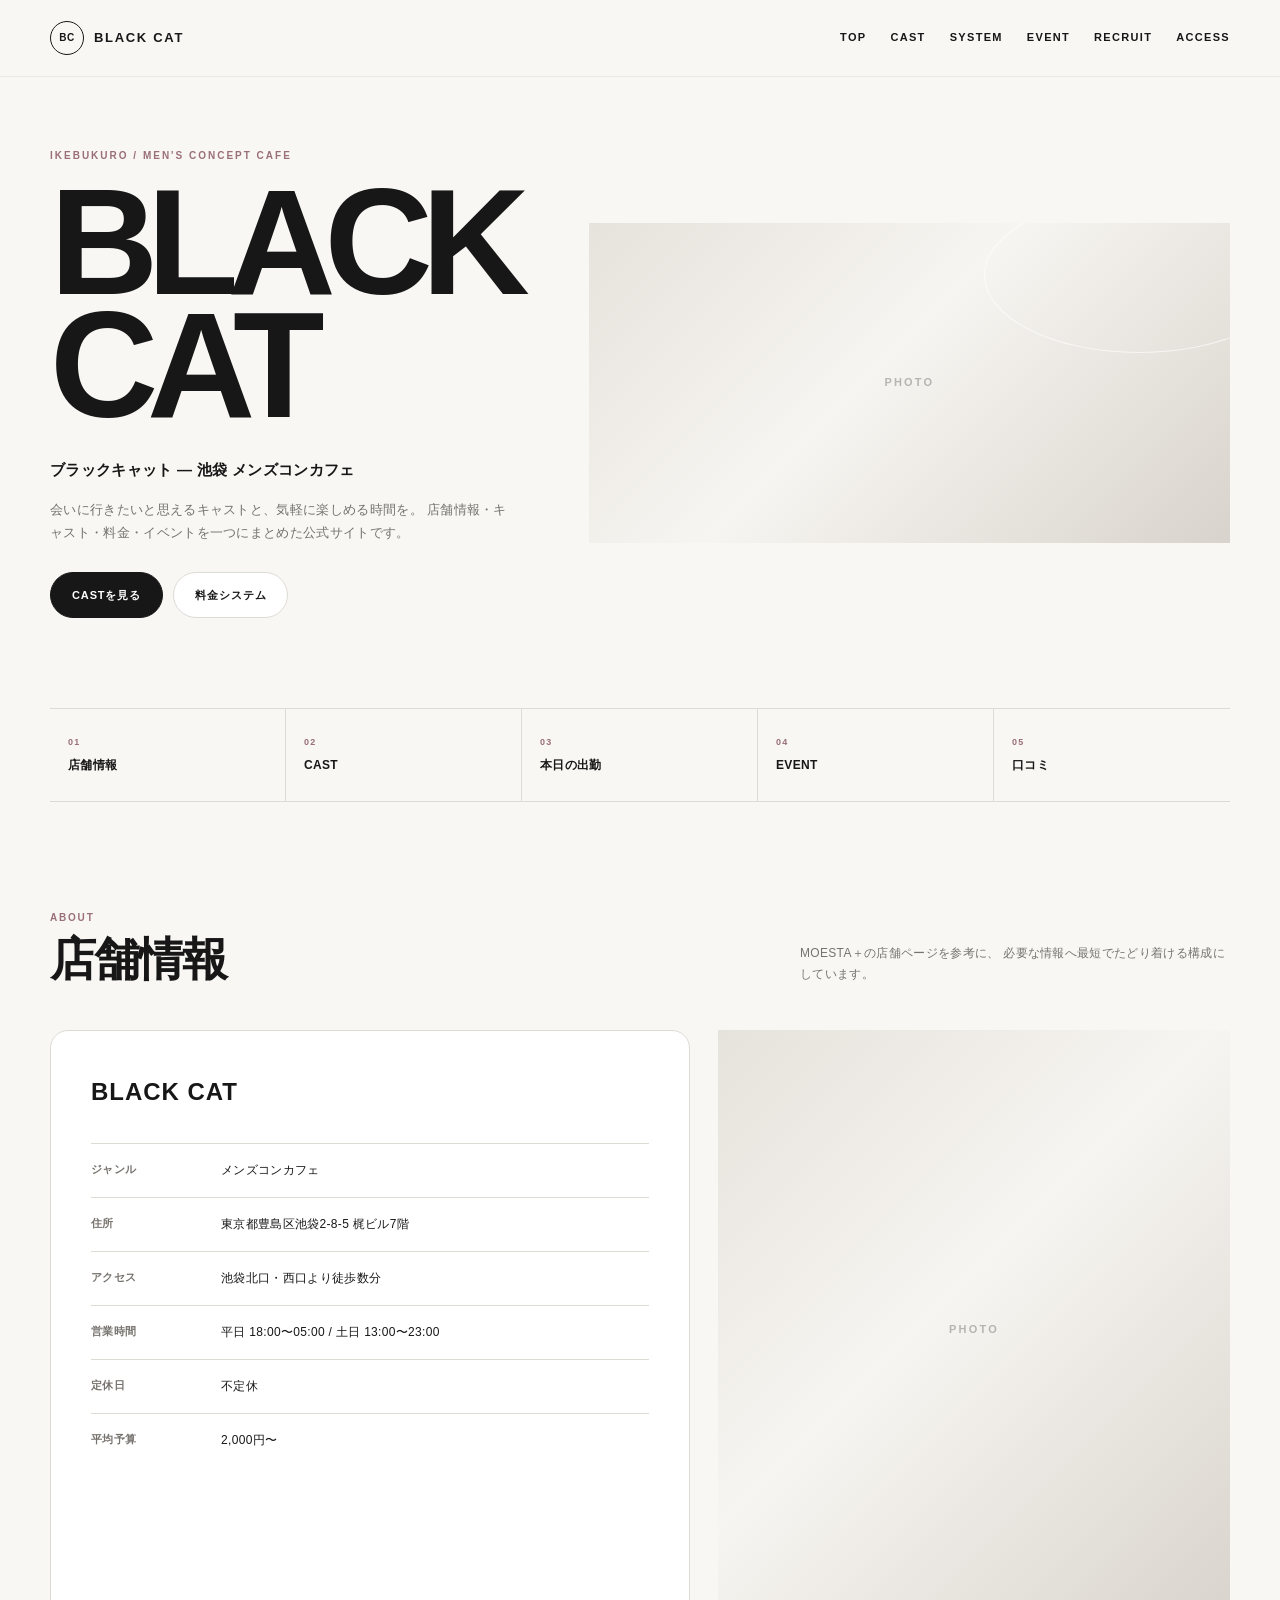
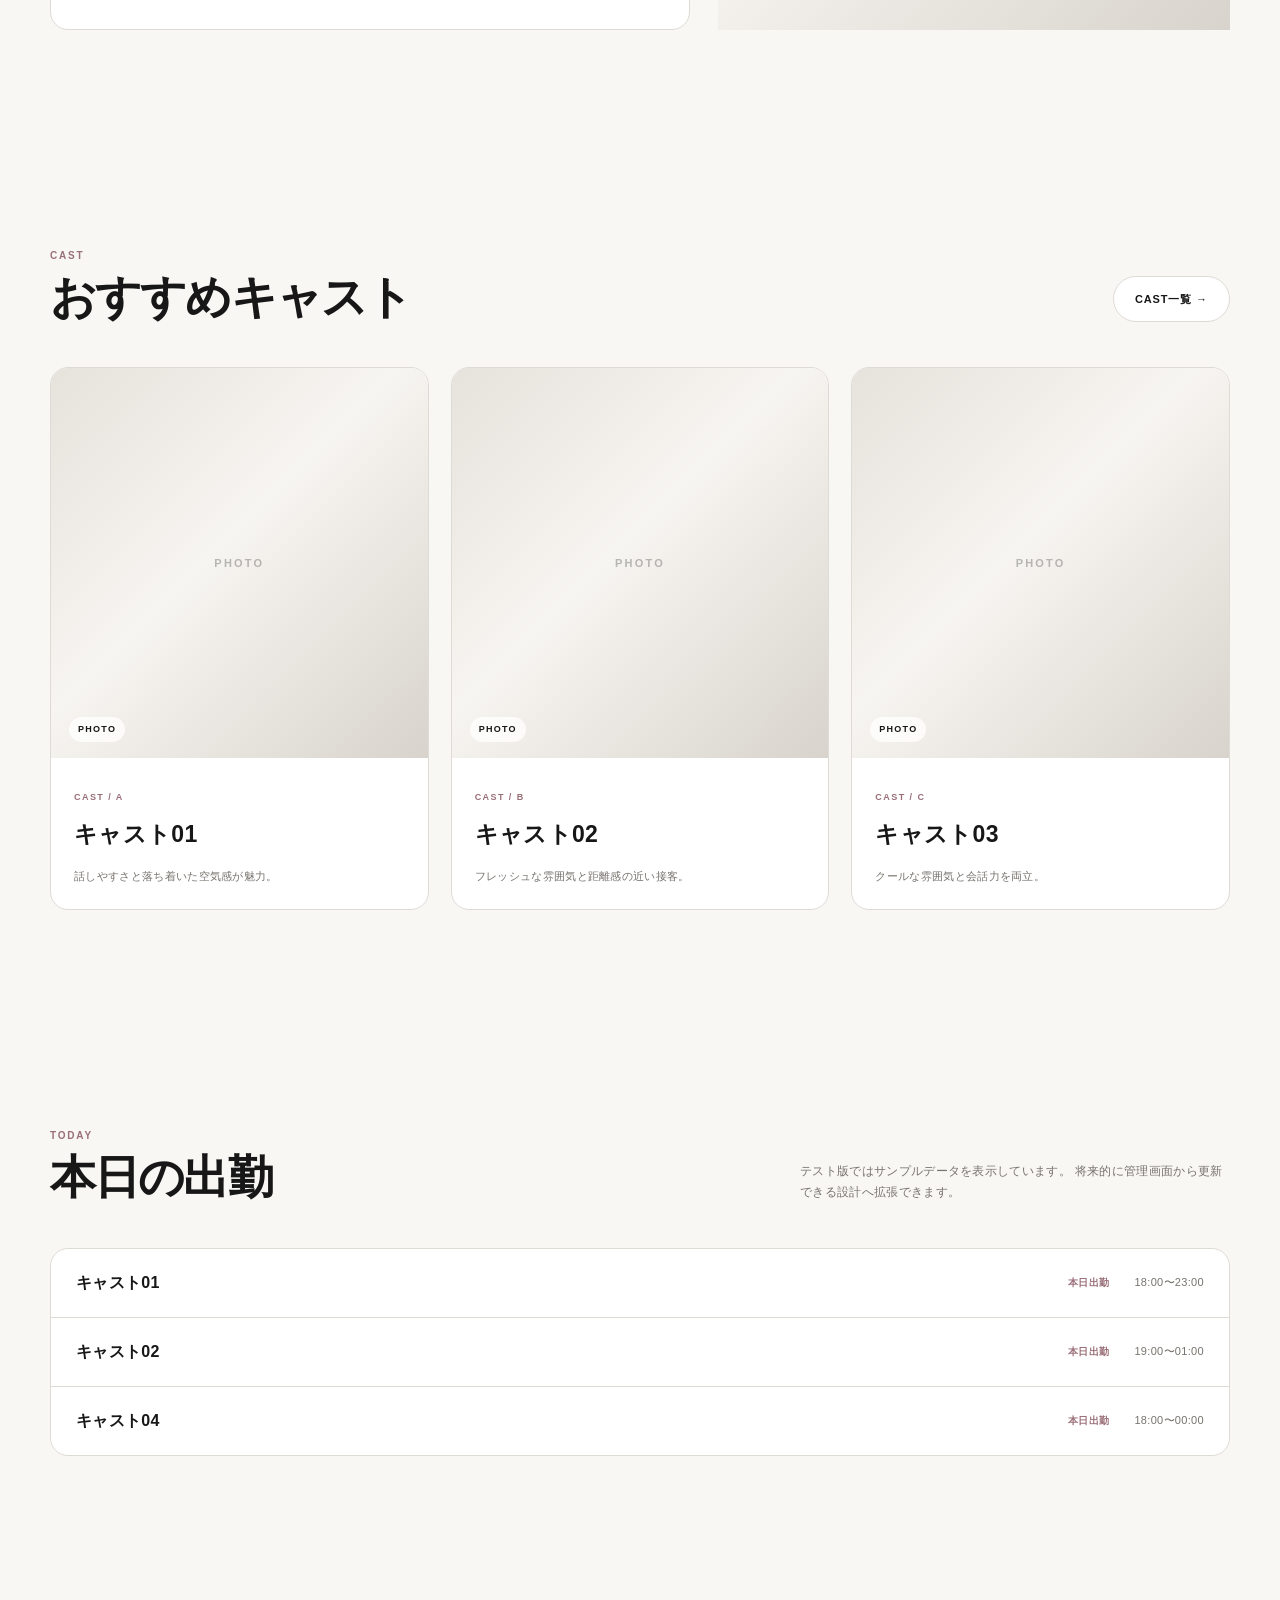
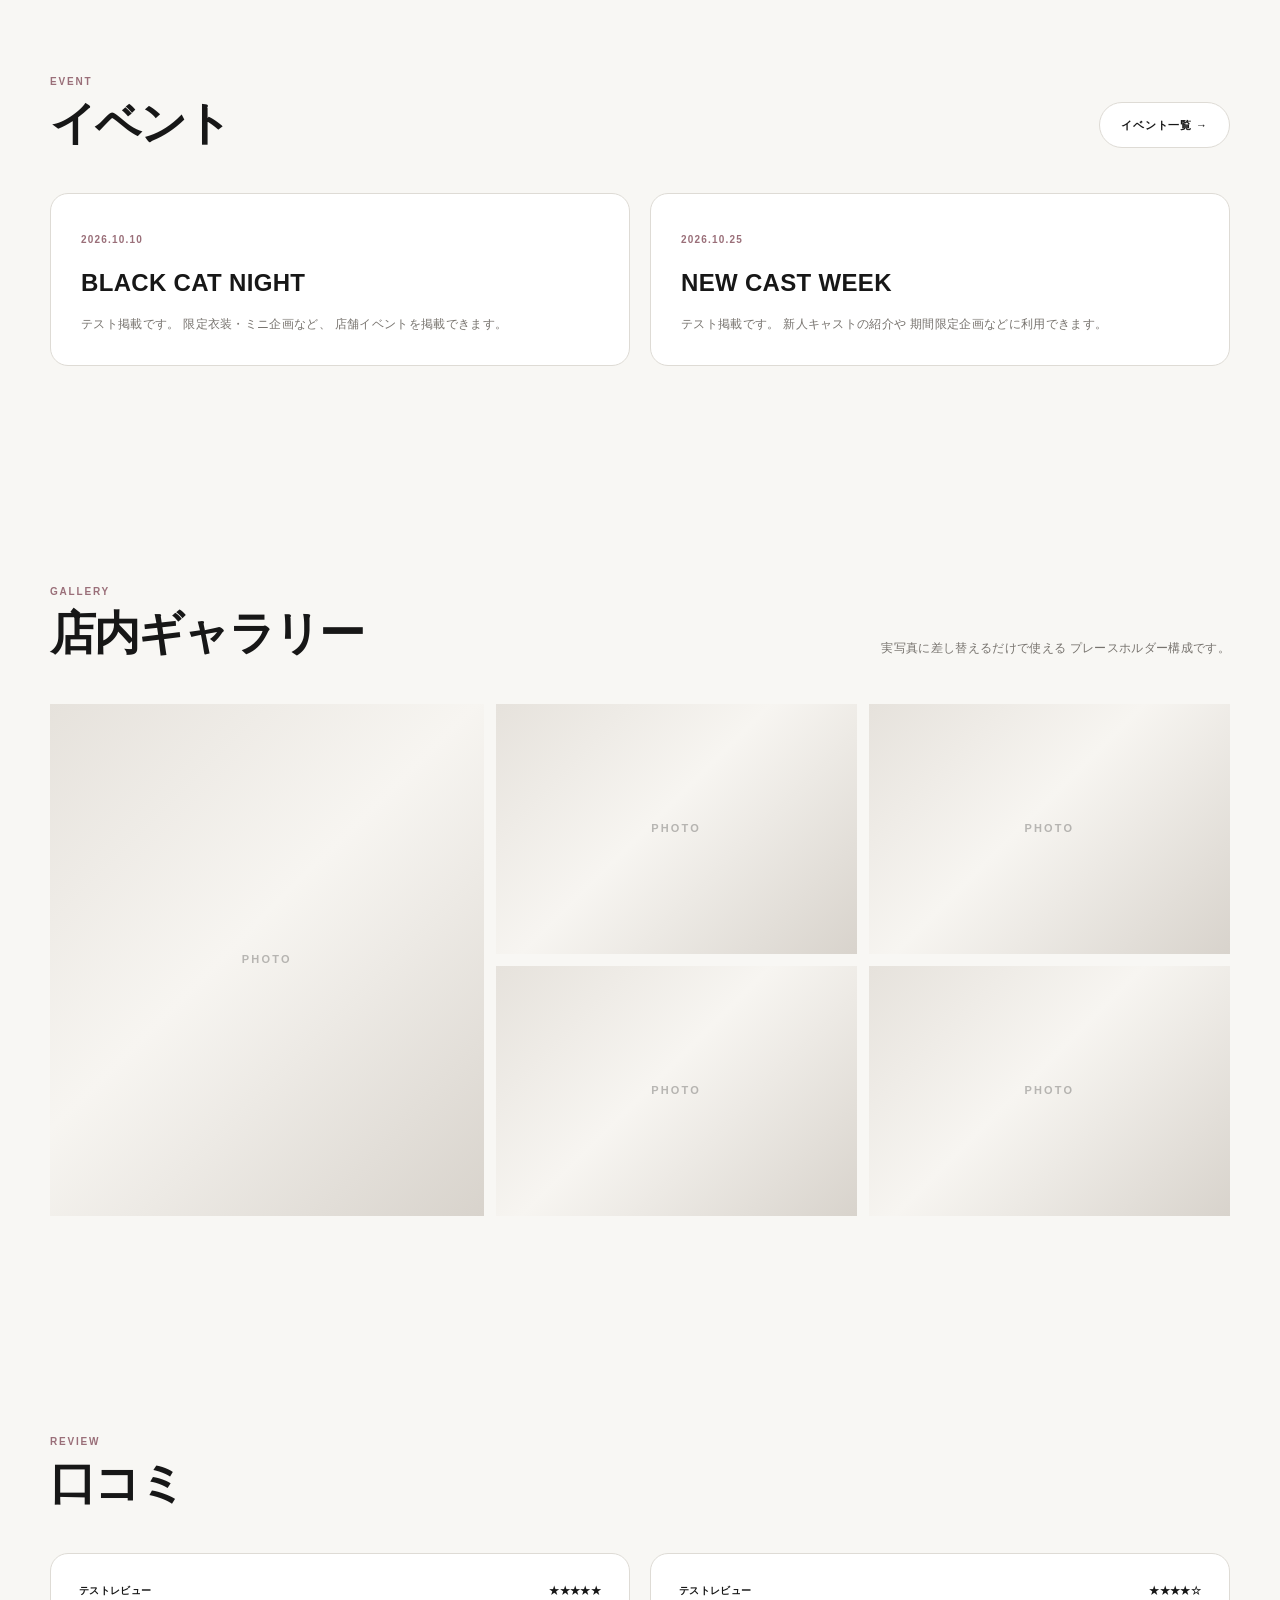
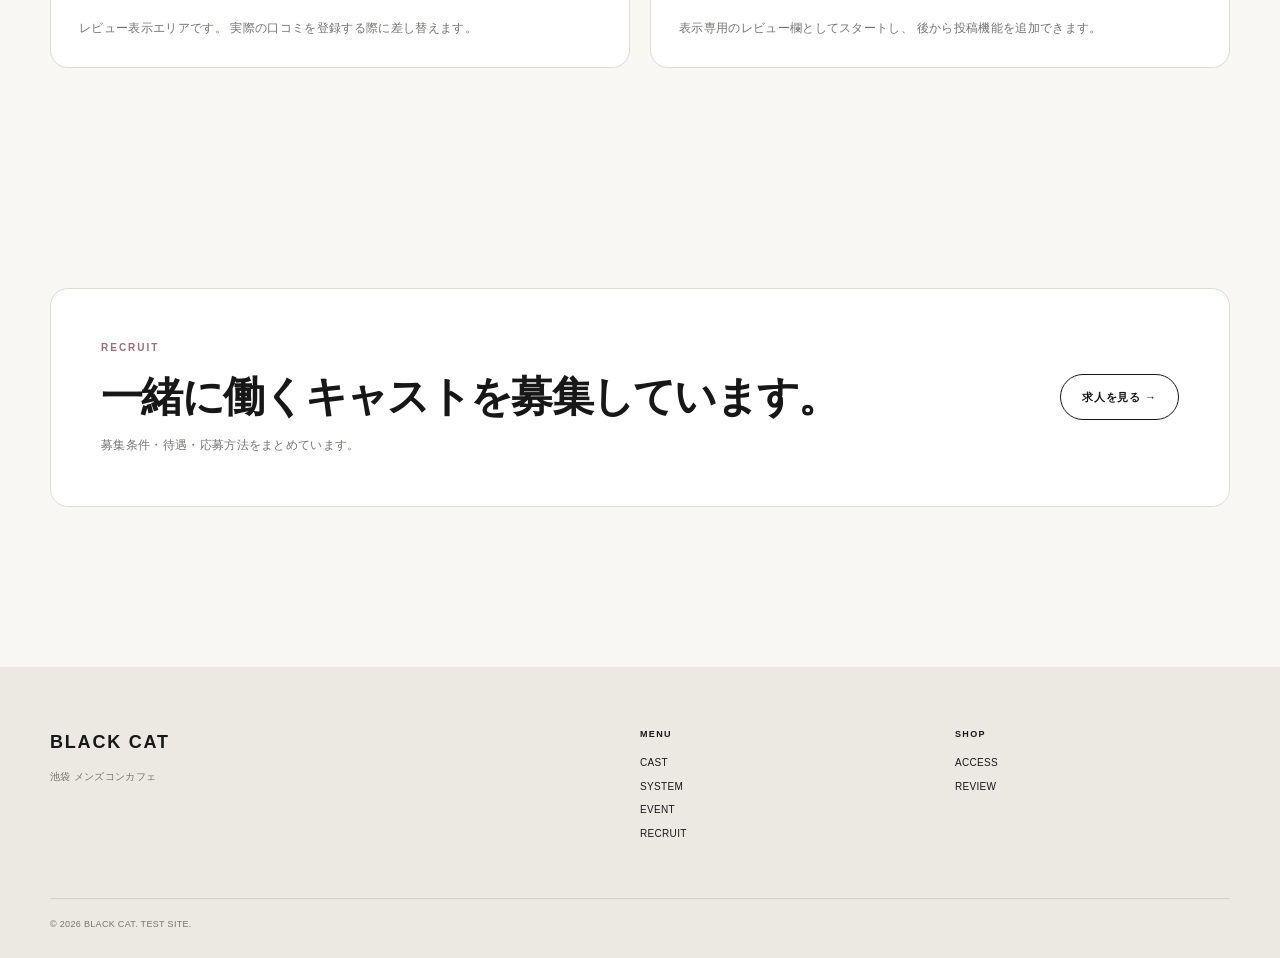
<file: index.html>
<!doctype html>
<html lang="ja">
<head>
  <meta charset="utf-8">
  <meta name="viewport" content="width=device-width, initial-scale=1">
  <title>ブラックキャット｜池袋 メンズコンカフェ</title>
  <meta name="description" content="池袋のメンズコンカフェ ブラックキャット公式サイト。キャスト、料金システム、イベント、店舗情報、求人情報をご案内します。">
  <meta name="theme-color" content="#f8f7f4">
  <meta property="og:title" content="ブラックキャット｜池袋 メンズコンカフェ">
  <meta property="og:description" content="池袋のメンズコンカフェ ブラックキャット公式サイト。">
  <meta property="og:type" content="website">
  <link rel="stylesheet" href="style.css">
</head>

<body>

<a class="skip-link" href="#main">本文へ移動</a>

<header class="site-header">
  <div class="container header-inner">

    <a class="brand" href="index.html">
      <span class="brand-mark">BC</span>
      <span>BLACK CAT</span>
    </a>

    <nav class="nav" aria-label="メインナビゲーション">
      <a href="index.html">TOP</a>
      <a href="cast.html">CAST</a>
      <a href="system.html">SYSTEM</a>
      <a href="event.html">EVENT</a>
      <a href="recruit.html">RECRUIT</a>
      <a href="access.html">ACCESS</a>
    </nav>

    <button class="menu-btn" aria-label="メニューを開く" aria-expanded="false">
      ☰
    </button>

  </div>
</header>

<main id="main">

  <!-- HERO -->
  <section class="hero">
    <div class="container hero-grid">

      <div class="hero-copy">

        <p class="eyebrow">
          IKEBUKURO / MEN'S CONCEPT CAFE
        </p>

        <h1>
          BLACK<br>
          CAT
        </h1>

        <p class="hero-ja">
          ブラックキャット — 池袋 メンズコンカフェ
        </p>

        <p class="hero-sub">
          会いに行きたいと思えるキャストと、気軽に楽しめる時間を。
          店舗情報・キャスト・料金・イベントを一つにまとめた公式サイトです。
        </p>

        <div class="hero-actions">
          <a class="btn btn-primary" href="#cast">
            CASTを見る
          </a>

          <a class="btn btn-soft" href="system.html">
            料金システム
          </a>
        </div>

      </div>

      <div class="hero-media">
        <div
          class="photo hero-photo"
          aria-label="店舗メインビジュアルのプレースホルダー">
        </div>
      </div>

    </div>
  </section>


  <!-- QUICK NAV -->
  <div class="container">

    <nav class="quick-nav" aria-label="ページ内メニュー">

      <a href="#about">
        <span>01</span>
        店舗情報
      </a>

      <a href="#cast">
        <span>02</span>
        CAST
      </a>

      <a href="#today">
        <span>03</span>
        本日の出勤
      </a>

      <a href="#event">
        <span>04</span>
        EVENT
      </a>

      <a href="#review">
        <span>05</span>
        口コミ
      </a>

    </nav>

  </div>


  <!-- ABOUT -->
  <section class="section" id="about">

    <div class="container">

      <div class="section-head">

        <div>
          <h2 class="section-title">
            <small>ABOUT</small>
            店舗情報
          </h2>
        </div>

        <p class="section-lead">
          MOESTA＋の店舗ページを参考に、
          必要な情報へ最短でたどり着ける構成にしています。
        </p>

      </div>


      <div class="info-grid">

        <div class="info-card">

          <h3>BLACK CAT</h3>

          <dl class="info-list">

            <div class="info-row">
              <dt>ジャンル</dt>
              <dd>メンズコンカフェ</dd>
            </div>

            <div class="info-row">
              <dt>住所</dt>
              <dd>
                東京都豊島区池袋2-8-5 梶ビル7階
              </dd>
            </div>

            <div class="info-row">
              <dt>アクセス</dt>
              <dd>
                池袋北口・西口より徒歩数分
              </dd>
            </div>

            <div class="info-row">
              <dt>営業時間</dt>
              <dd>
                平日 18:00〜05:00 / 土日 13:00〜23:00
              </dd>
            </div>

            <div class="info-row">
              <dt>定休日</dt>
              <dd>
                不定休
              </dd>
            </div>

            <div class="info-row">
              <dt>平均予算</dt>
              <dd>
                2,000円〜
              </dd>
            </div>

          </dl>

        </div>


        <div
          class="photo tall"
          aria-label="店内写真プレースホルダー">
        </div>

      </div>

    </div>

  </section>


  <!-- CAST -->
  <section class="section" id="cast">

    <div class="container">

      <div class="section-head">

        <div>
          <h2 class="section-title">
            <small>CAST</small>
            おすすめキャスト
          </h2>
        </div>

        <a class="btn btn-soft" href="cast.html">
          CAST一覧 →
        </a>

      </div>

      <div class="cards" id="cast-list"></div>

    </div>

  </section>


  <!-- TODAY -->
  <section class="section" id="today">

    <div class="container">

      <div class="section-head">

        <div>
          <h2 class="section-title">
            <small>TODAY</small>
            本日の出勤
          </h2>
        </div>

        <p class="section-lead">
          テスト版ではサンプルデータを表示しています。
          将来的に管理画面から更新できる設計へ拡張できます。
        </p>

      </div>

      <div
        class="attendance"
        id="attendance-list">
      </div>

    </div>

  </section>


  <!-- EVENT -->
  <section class="section" id="event">

    <div class="container">

      <div class="section-head">

        <div>
          <h2 class="section-title">
            <small>EVENT</small>
            イベント
          </h2>
        </div>

        <a class="btn btn-soft" href="event.html">
          イベント一覧 →
        </a>

      </div>


      <div class="event-grid">

        <article class="event-card">

          <span class="event-date">
            2026.10.10
          </span>

          <h3>
            BLACK CAT NIGHT
          </h3>

          <p>
            テスト掲載です。
            限定衣装・ミニ企画など、
            店舗イベントを掲載できます。
          </p>

        </article>


        <article class="event-card">

          <span class="event-date">
            2026.10.25
          </span>

          <h3>
            NEW CAST WEEK
          </h3>

          <p>
            テスト掲載です。
            新人キャストの紹介や
            期間限定企画などに利用できます。
          </p>

        </article>

      </div>

    </div>

  </section>


  <!-- GALLERY -->
  <section class="section">

    <div class="container">

      <div class="section-head">

        <div>
          <h2 class="section-title">
            <small>GALLERY</small>
            店内ギャラリー
          </h2>
        </div>

        <p class="section-lead">
          実写真に差し替えるだけで使える
          プレースホルダー構成です。
        </p>

      </div>


      <div class="gallery">

        <div
          class="photo"
          style="min-height:440px">
        </div>

        <div class="photo landscape"></div>

        <div class="photo landscape"></div>

        <div class="photo landscape"></div>

        <div class="photo landscape"></div>

      </div>

    </div>

  </section>


  <!-- REVIEW -->
  <section class="section" id="review">

    <div class="container">

      <div class="section-head">

        <div>
          <h2 class="section-title">
            <small>REVIEW</small>
            口コミ
          </h2>
        </div>

      </div>


      <div class="review-list">

        <article class="review">

          <div class="review-top">
            <span>テストレビュー</span>
            <span>★★★★★</span>
          </div>

          <p>
            レビュー表示エリアです。
            実際の口コミを登録する際に差し替えます。
          </p>

        </article>


        <article class="review">

          <div class="review-top">
            <span>テストレビュー</span>
            <span>★★★★☆</span>
          </div>

          <p>
            表示専用のレビュー欄としてスタートし、
            後から投稿機能を追加できます。
          </p>

        </article>

      </div>

    </div>

  </section>


  <!-- RECRUIT CTA -->
  <section class="section">

    <div class="container">

      <div class="cta">

        <div>

          <p class="eyebrow">
            RECRUIT
          </p>

          <h2>
            一緒に働くキャストを募集しています。
          </h2>

          <p>
            募集条件・待遇・応募方法をまとめています。
          </p>

        </div>

        <a class="btn" href="recruit.html">
          求人を見る →
        </a>

      </div>

    </div>

  </section>

</main>


<!-- FOOTER -->
<footer class="site-footer">

  <div class="container footer-grid">

    <div>

      <div class="footer-brand">
        BLACK CAT
      </div>

      <p>
        池袋 メンズコンカフェ
      </p>

    </div>


    <div>

      <h3>MENU</h3>

      <a href="cast.html">CAST</a>
      <a href="system.html">SYSTEM</a>
      <a href="event.html">EVENT</a>
      <a href="recruit.html">RECRUIT</a>

    </div>


    <div>

      <h3>SHOP</h3>

      <a href="access.html">ACCESS</a>
      <a href="index.html#review">REVIEW</a>

    </div>

  </div>


  <div class="container copyright">

    © <span data-year></span>
    BLACK CAT. TEST SITE.

  </div>

</footer>


<script src="script.js"></script>

</body>
</html>
</file>
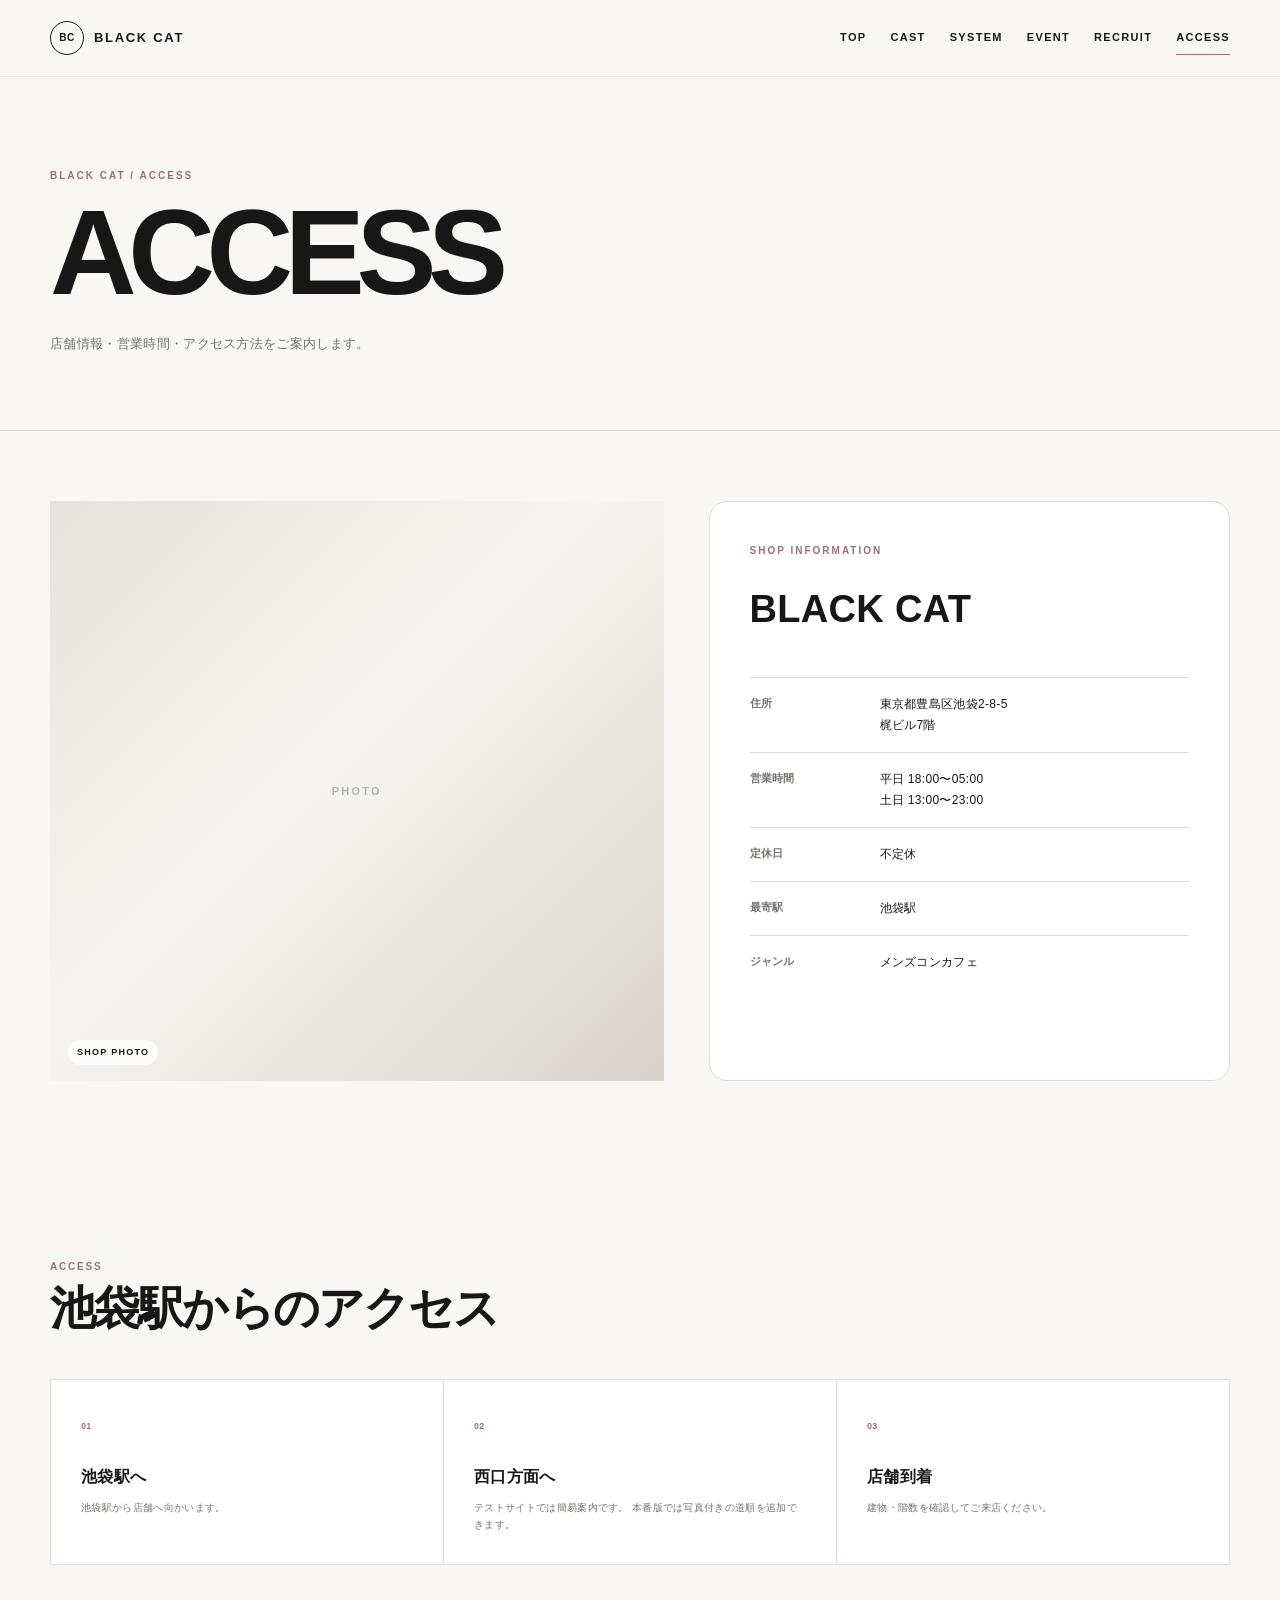
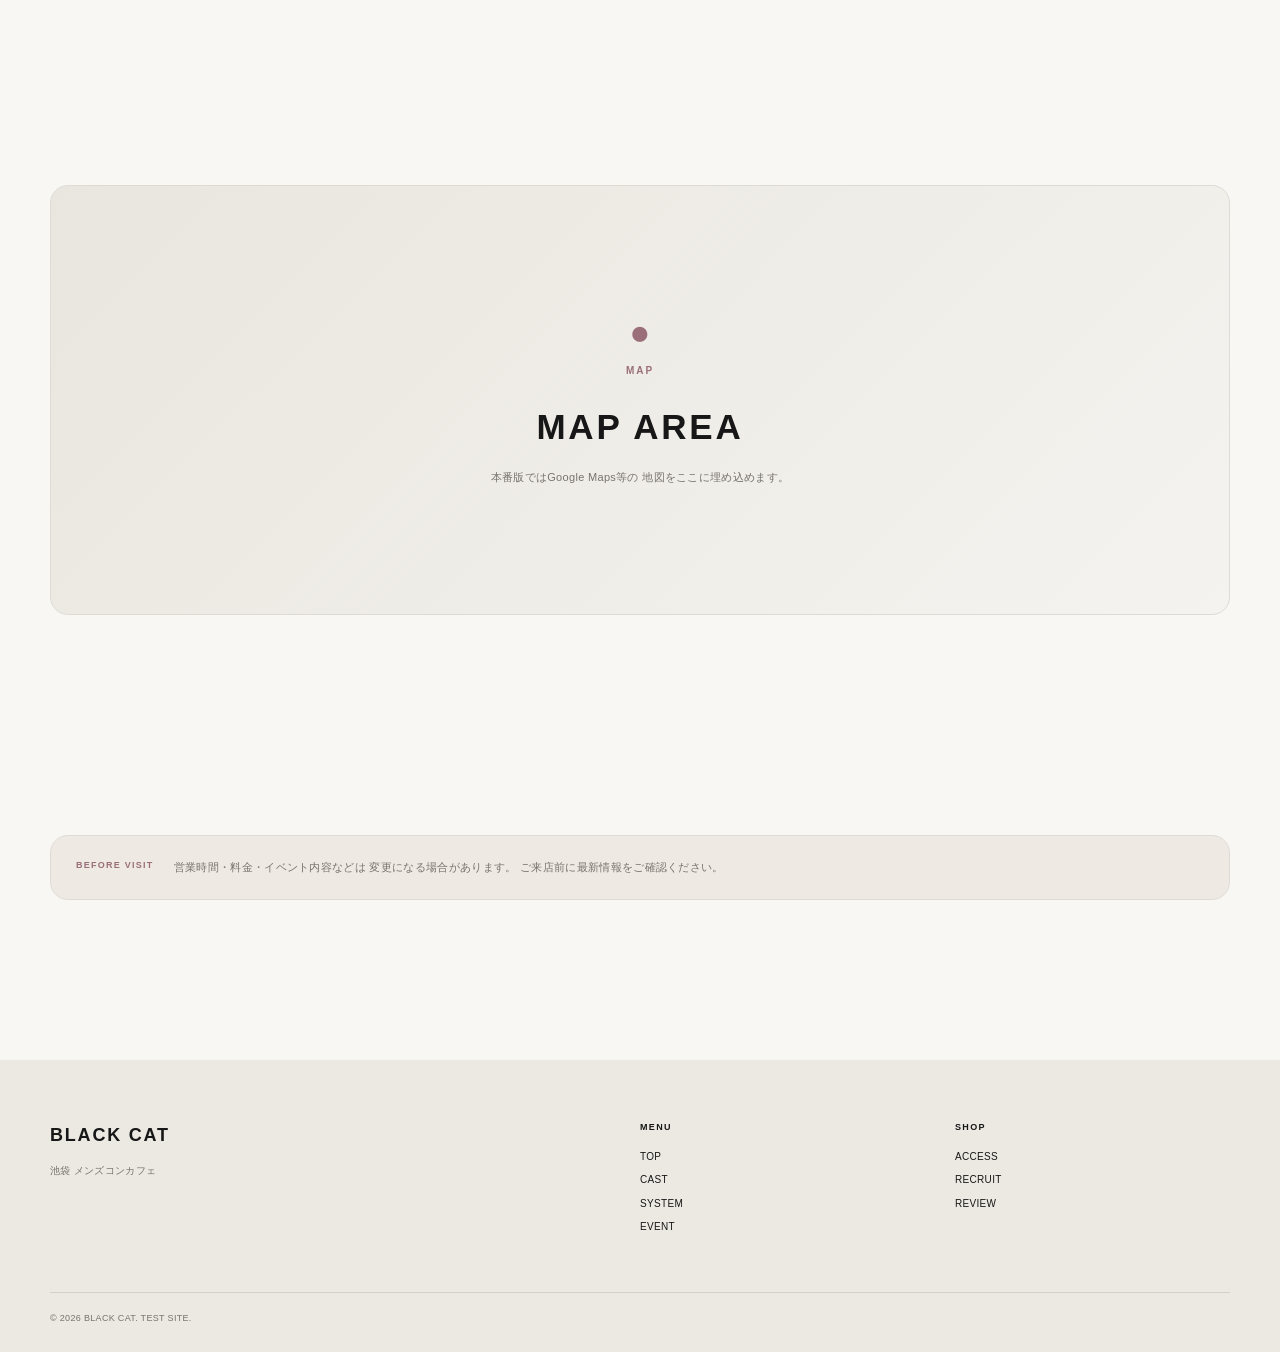
<file: access.html>
<!doctype html>
<html lang="ja">
<head>
  <meta charset="utf-8">
  <meta name="viewport" content="width=device-width, initial-scale=1">

  <title>店舗情報・アクセス｜ブラックキャット｜池袋 メンズコンカフェ</title>

  <meta
    name="description"
    content="池袋メンズコンカフェ ブラックキャットの店舗情報・アクセス・営業時間・住所をご案内します。"
  >

  <meta property="og:title" content="店舗情報・アクセス｜ブラックキャット">
  <meta
    property="og:description"
    content="ブラックキャットへのアクセス・店舗情報をご案内します。"
  >
  <meta property="og:type" content="website">

  <link rel="stylesheet" href="style.css">
</head>

<body>

<a class="skip-link" href="#main">本文へ移動</a>


<header class="site-header">

  <div class="container header-inner">

    <a class="brand" href="index.html">
      <span class="brand-mark">BC</span>
      <span>BLACK CAT</span>
    </a>

    <nav class="nav" aria-label="メインナビゲーション">

      <a href="index.html">TOP</a>
      <a href="cast.html">CAST</a>
      <a href="system.html">SYSTEM</a>
      <a href="event.html">EVENT</a>
      <a href="recruit.html">RECRUIT</a>
      <a href="access.html" aria-current="page">ACCESS</a>

    </nav>

    <button
      class="menu-btn"
      aria-label="メニューを開く"
      aria-expanded="false">
      ☰
    </button>

  </div>

</header>


<main id="main">


  <section class="page-hero">

    <div class="container">

      <p class="eyebrow">
        BLACK CAT / ACCESS
      </p>

      <h1>
        ACCESS
      </h1>

      <p class="page-lead">
        店舗情報・営業時間・アクセス方法をご案内します。
      </p>

    </div>

  </section>


  <section class="section section-small">

    <div class="container">

      <div class="access-grid">


        <div>

          <div class="photo access-photo">
            <span class="photo-label">
              SHOP PHOTO
            </span>
          </div>

        </div>


        <div class="access-info">

          <p class="eyebrow">
            SHOP INFORMATION
          </p>

          <h2>
            BLACK CAT
          </h2>

          <dl class="info-list">

            <div class="info-row">
              <dt>住所</dt>
              <dd>
                東京都豊島区池袋2-8-5<br>
                梶ビル7階
              </dd>
            </div>

            <div class="info-row">
              <dt>営業時間</dt>
              <dd>
                平日 18:00〜05:00<br>
                土日 13:00〜23:00
              </dd>
            </div>

            <div class="info-row">
              <dt>定休日</dt>
              <dd>
                不定休
              </dd>
            </div>

            <div class="info-row">
              <dt>最寄駅</dt>
              <dd>
                池袋駅
              </dd>
            </div>

            <div class="info-row">
              <dt>ジャンル</dt>
              <dd>
                メンズコンカフェ
              </dd>
            </div>

          </dl>

        </div>

      </div>

    </div>

  </section>


  <section class="section">

    <div class="container">

      <div class="section-head">

        <div>

          <h2 class="section-title">

            <small>ACCESS</small>

            池袋駅からのアクセス

          </h2>

        </div>

      </div>


      <div class="access-steps">

        <article>

          <span>
            01
          </span>

          <h3>
            池袋駅へ
          </h3>

          <p>
            池袋駅から店舗へ向かいます。
          </p>

        </article>


        <article>

          <span>
            02
          </span>

          <h3>
            西口方面へ
          </h3>

          <p>
            テストサイトでは簡易案内です。
            本番版では写真付きの道順を追加できます。
          </p>

        </article>


        <article>

          <span>
            03
          </span>

          <h3>
            店舗到着
          </h3>

          <p>
            建物・階数を確認してご来店ください。
          </p>

        </article>

      </div>

    </div>

  </section>


  <section class="section">

    <div class="container">

      <div class="map-placeholder">

        <div>

          <span class="map-pin">
            ●
          </span>

          <p class="eyebrow">
            MAP
          </p>

          <h2>
            MAP AREA
          </h2>

          <p>
            本番版ではGoogle Maps等の
            地図をここに埋め込めます。
          </p>

        </div>

      </div>

    </div>

  </section>


  <section class="section">

    <div class="container">

      <div class="notice">

        <span class="notice-label">
          BEFORE VISIT
        </span>

        <p>
          営業時間・料金・イベント内容などは
          変更になる場合があります。
          ご来店前に最新情報をご確認ください。
        </p>

      </div>

    </div>

  </section>


</main>


<footer class="site-footer">

  <div class="container footer-grid">

    <div>

      <div class="footer-brand">
        BLACK CAT
      </div>

      <p>
        池袋 メンズコンカフェ
      </p>

    </div>

    <div>

      <h3>MENU</h3>

      <a href="index.html">TOP</a>
      <a href="cast.html">CAST</a>
      <a href="system.html">SYSTEM</a>
      <a href="event.html">EVENT</a>

    </div>

    <div>

      <h3>SHOP</h3>

      <a href="access.html">ACCESS</a>
      <a href="recruit.html">RECRUIT</a>
      <a href="index.html#review">REVIEW</a>

    </div>

  </div>

  <div class="container copyright">
    © <span data-year></span> BLACK CAT. TEST SITE.
  </div>

</footer>


<script src="script.js"></script>

</body>
</html>
</file>
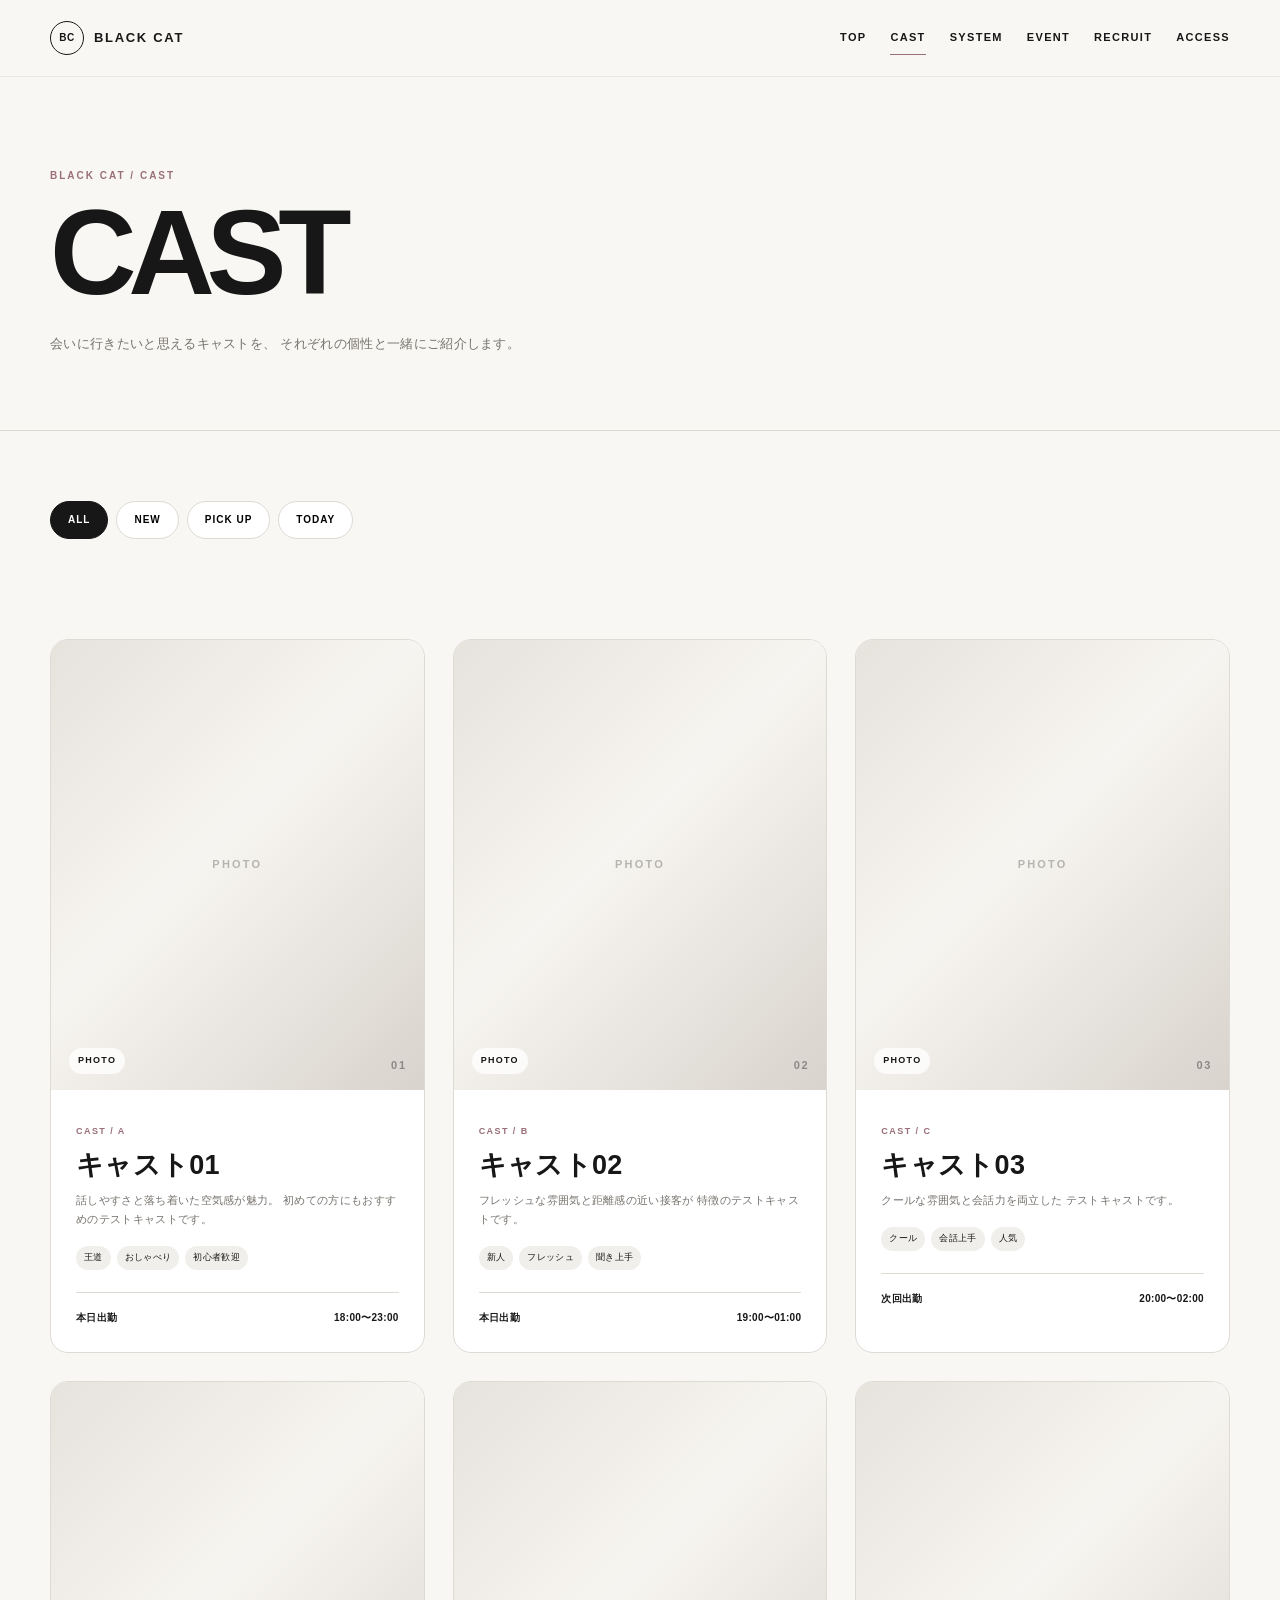
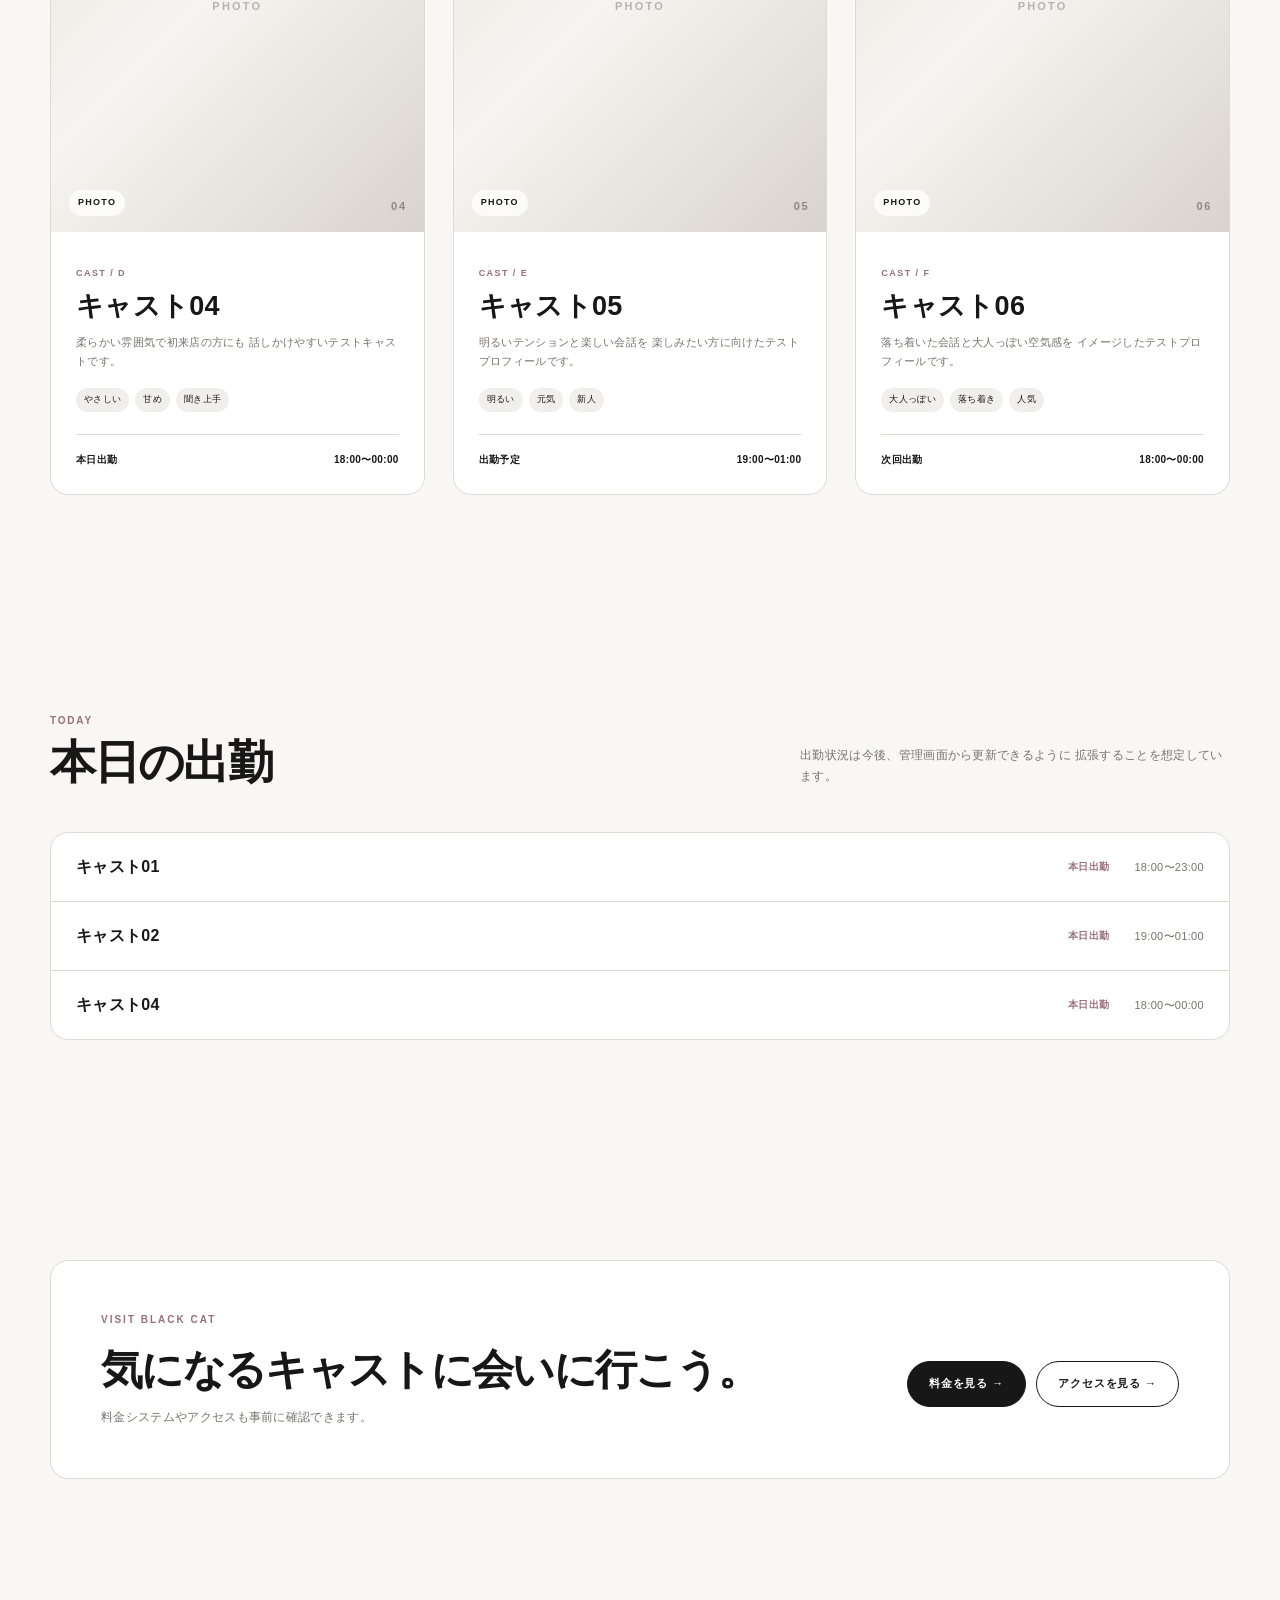
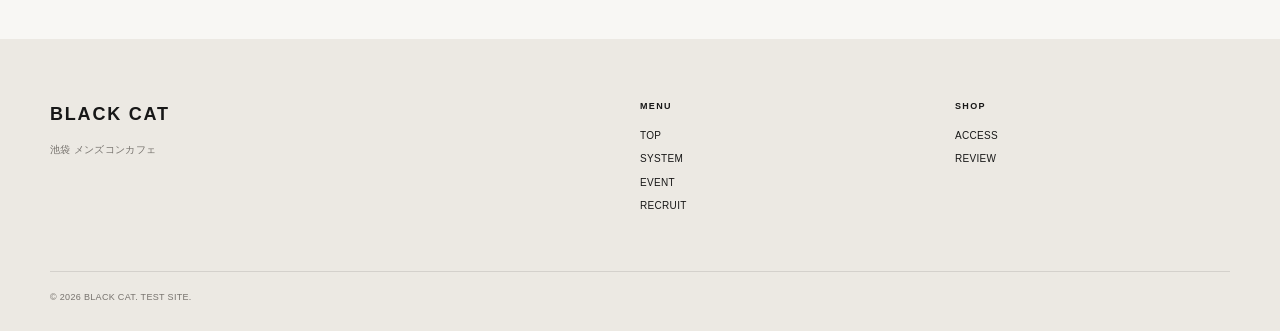
<file: cast.html>
<!doctype html>
<html lang="ja">
<head>
  <meta charset="utf-8">
  <meta name="viewport" content="width=device-width, initial-scale=1">

  <title>CAST｜ブラックキャット｜池袋 メンズコンカフェ</title>

  <meta
    name="description"
    content="池袋メンズコンカフェ ブラックキャットのキャスト一覧。プロフィールや本日の出勤状況をご案内します。"
  >

  <meta property="og:title" content="CAST｜ブラックキャット">
  <meta
    property="og:description"
    content="ブラックキャットのキャスト一覧・出勤情報"
  >
  <meta property="og:type" content="website">

  <link rel="stylesheet" href="style.css">
</head>

<body>

<a class="skip-link" href="#main">本文へ移動</a>


<!-- HEADER -->
<header class="site-header">

  <div class="container header-inner">

    <a class="brand" href="index.html">
      <span class="brand-mark">BC</span>
      <span>BLACK CAT</span>
    </a>

    <nav class="nav" aria-label="メインナビゲーション">

      <a href="index.html">TOP</a>
      <a href="cast.html" aria-current="page">CAST</a>
      <a href="system.html">SYSTEM</a>
      <a href="event.html">EVENT</a>
      <a href="recruit.html">RECRUIT</a>
      <a href="access.html">ACCESS</a>

    </nav>

    <button
      class="menu-btn"
      aria-label="メニューを開く"
      aria-expanded="false">
      ☰
    </button>

  </div>

</header>


<main id="main">


  <!-- PAGE HERO -->
  <section class="page-hero">

    <div class="container">

      <p class="eyebrow">
        BLACK CAT / CAST
      </p>

      <h1>
        CAST
      </h1>

      <p class="page-lead">
        会いに行きたいと思えるキャストを、
        それぞれの個性と一緒にご紹介します。
      </p>

    </div>

  </section>


  <!-- CAST FILTER -->
  <section class="section section-small">

    <div class="container">

      <div class="filter-bar">

        <button
          class="filter-btn is-active"
          type="button"
          data-cast-filter="all">
          ALL
        </button>

        <button
          class="filter-btn"
          type="button"
          data-cast-filter="new">
          NEW
        </button>

        <button
          class="filter-btn"
          type="button"
          data-cast-filter="popular">
          PICK UP
        </button>

        <button
          class="filter-btn"
          type="button"
          data-cast-filter="today">
          TODAY
        </button>

      </div>

    </div>

  </section>


  <!-- CAST LIST -->
  <section class="section section-topless">

    <div class="container">

      <div class="cast-page-grid">


        <!-- CAST 01 -->
        <article
          class="cast-profile-card"
          data-cast-category="popular today">

          <div class="cast-photo photo">

            <span class="photo-label">
              PHOTO
            </span>

            <span class="cast-number">
              01
            </span>

          </div>

          <div class="cast-profile-body">

            <p class="cast-role">
              CAST / A
            </p>

            <h2>
              キャスト01
            </h2>

            <p class="cast-copy">
              話しやすさと落ち着いた空気感が魅力。
              初めての方にもおすすめのテストキャストです。
            </p>

            <div class="tag-list">

              <span>王道</span>
              <span>おしゃべり</span>
              <span>初心者歓迎</span>

            </div>

            <div class="cast-meta">

              <span>
                本日出勤
              </span>

              <span>
                18:00〜23:00
              </span>

            </div>

          </div>

        </article>


        <!-- CAST 02 -->
        <article
          class="cast-profile-card"
          data-cast-category="new today">

          <div class="cast-photo photo">

            <span class="photo-label">
              PHOTO
            </span>

            <span class="cast-number">
              02
            </span>

          </div>

          <div class="cast-profile-body">

            <p class="cast-role">
              CAST / B
            </p>

            <h2>
              キャスト02
            </h2>

            <p class="cast-copy">
              フレッシュな雰囲気と距離感の近い接客が
              特徴のテストキャストです。
            </p>

            <div class="tag-list">

              <span>新人</span>
              <span>フレッシュ</span>
              <span>聞き上手</span>

            </div>

            <div class="cast-meta">

              <span>
                本日出勤
              </span>

              <span>
                19:00〜01:00
              </span>

            </div>

          </div>

        </article>


        <!-- CAST 03 -->
        <article
          class="cast-profile-card"
          data-cast-category="popular">

          <div class="cast-photo photo">

            <span class="photo-label">
              PHOTO
            </span>

            <span class="cast-number">
              03
            </span>

          </div>

          <div class="cast-profile-body">

            <p class="cast-role">
              CAST / C
            </p>

            <h2>
              キャスト03
            </h2>

            <p class="cast-copy">
              クールな雰囲気と会話力を両立した
              テストキャストです。
            </p>

            <div class="tag-list">

              <span>クール</span>
              <span>会話上手</span>
              <span>人気</span>

            </div>

            <div class="cast-meta">

              <span>
                次回出勤
              </span>

              <span>
                20:00〜02:00
              </span>

            </div>

          </div>

        </article>


        <!-- CAST 04 -->
        <article
          class="cast-profile-card"
          data-cast-category="today">

          <div class="cast-photo photo">

            <span class="photo-label">
              PHOTO
            </span>

            <span class="cast-number">
              04
            </span>

          </div>

          <div class="cast-profile-body">

            <p class="cast-role">
              CAST / D
            </p>

            <h2>
              キャスト04
            </h2>

            <p class="cast-copy">
              柔らかい雰囲気で初来店の方にも
              話しかけやすいテストキャストです。
            </p>

            <div class="tag-list">

              <span>やさしい</span>
              <span>甘め</span>
              <span>聞き上手</span>

            </div>

            <div class="cast-meta">

              <span>
                本日出勤
              </span>

              <span>
                18:00〜00:00
              </span>

            </div>

          </div>

        </article>


        <!-- CAST 05 -->
        <article
          class="cast-profile-card"
          data-cast-category="new">

          <div class="cast-photo photo">

            <span class="photo-label">
              PHOTO
            </span>

            <span class="cast-number">
              05
            </span>

          </div>

          <div class="cast-profile-body">

            <p class="cast-role">
              CAST / E
            </p>

            <h2>
              キャスト05
            </h2>

            <p class="cast-copy">
              明るいテンションと楽しい会話を
              楽しみたい方に向けたテストプロフィールです。
            </p>

            <div class="tag-list">

              <span>明るい</span>
              <span>元気</span>
              <span>新人</span>

            </div>

            <div class="cast-meta">

              <span>
                出勤予定
              </span>

              <span>
                19:00〜01:00
              </span>

            </div>

          </div>

        </article>


        <!-- CAST 06 -->
        <article
          class="cast-profile-card"
          data-cast-category="popular">

          <div class="cast-photo photo">

            <span class="photo-label">
              PHOTO
            </span>

            <span class="cast-number">
              06
            </span>

          </div>

          <div class="cast-profile-body">

            <p class="cast-role">
              CAST / F
            </p>

            <h2>
              キャスト06
            </h2>

            <p class="cast-copy">
              落ち着いた会話と大人っぽい空気感を
              イメージしたテストプロフィールです。
            </p>

            <div class="tag-list">

              <span>大人っぽい</span>
              <span>落ち着き</span>
              <span>人気</span>

            </div>

            <div class="cast-meta">

              <span>
                次回出勤
              </span>

              <span>
                18:00〜00:00
              </span>

            </div>

          </div>

        </article>


      </div>

    </div>

  </section>


  <!-- ATTENDANCE -->
  <section class="section attendance-section">

    <div class="container">

      <div class="section-head">

        <div>

          <h2 class="section-title">

            <small>TODAY</small>

            本日の出勤

          </h2>

        </div>

        <p class="section-lead">
          出勤状況は今後、管理画面から更新できるように
          拡張することを想定しています。
        </p>

      </div>


      <div
        class="attendance"
        id="attendance-list">
      </div>

    </div>

  </section>


  <!-- CTA -->
  <section class="section">

    <div class="container">

      <div class="cta">

        <div>

          <p class="eyebrow">
            VISIT BLACK CAT
          </p>

          <h2>
            気になるキャストに会いに行こう。
          </h2>

          <p>
            料金システムやアクセスも事前に確認できます。
          </p>

        </div>

        <div class="cta-actions">

          <a
            class="btn btn-primary"
            href="system.html">
            料金を見る →
          </a>

          <a
            class="btn"
            href="access.html">
            アクセスを見る →
          </a>

        </div>

      </div>

    </div>

  </section>


</main>


<!-- FOOTER -->
<footer class="site-footer">

  <div class="container footer-grid">

    <div>

      <div class="footer-brand">
        BLACK CAT
      </div>

      <p>
        池袋 メンズコンカフェ
      </p>

    </div>


    <div>

      <h3>MENU</h3>

      <a href="index.html">TOP</a>
      <a href="system.html">SYSTEM</a>
      <a href="event.html">EVENT</a>
      <a href="recruit.html">RECRUIT</a>

    </div>


    <div>

      <h3>SHOP</h3>

      <a href="access.html">ACCESS</a>
      <a href="index.html#review">REVIEW</a>

    </div>

  </div>


  <div class="container copyright">

    © <span data-year></span>
    BLACK CAT. TEST SITE.

  </div>

</footer>


<script src="script.js"></script>

</body>
</html>
</file>
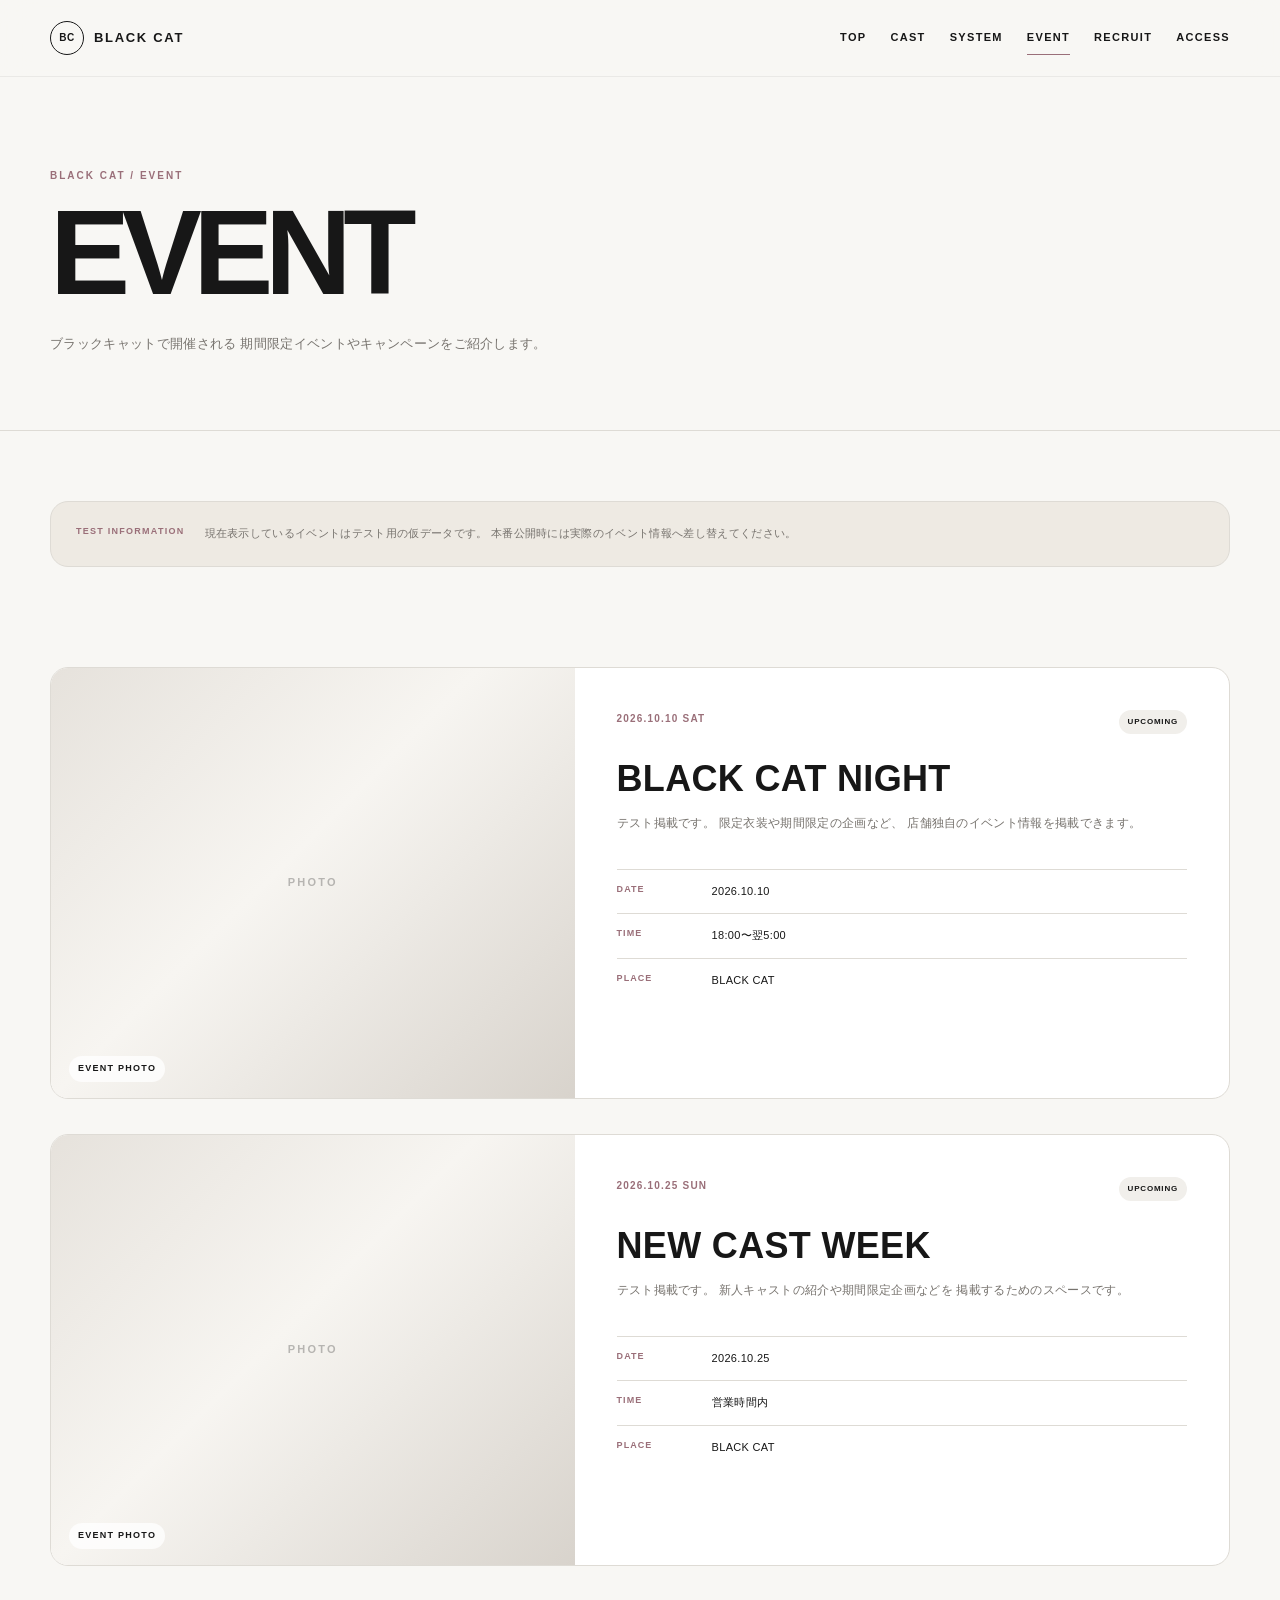
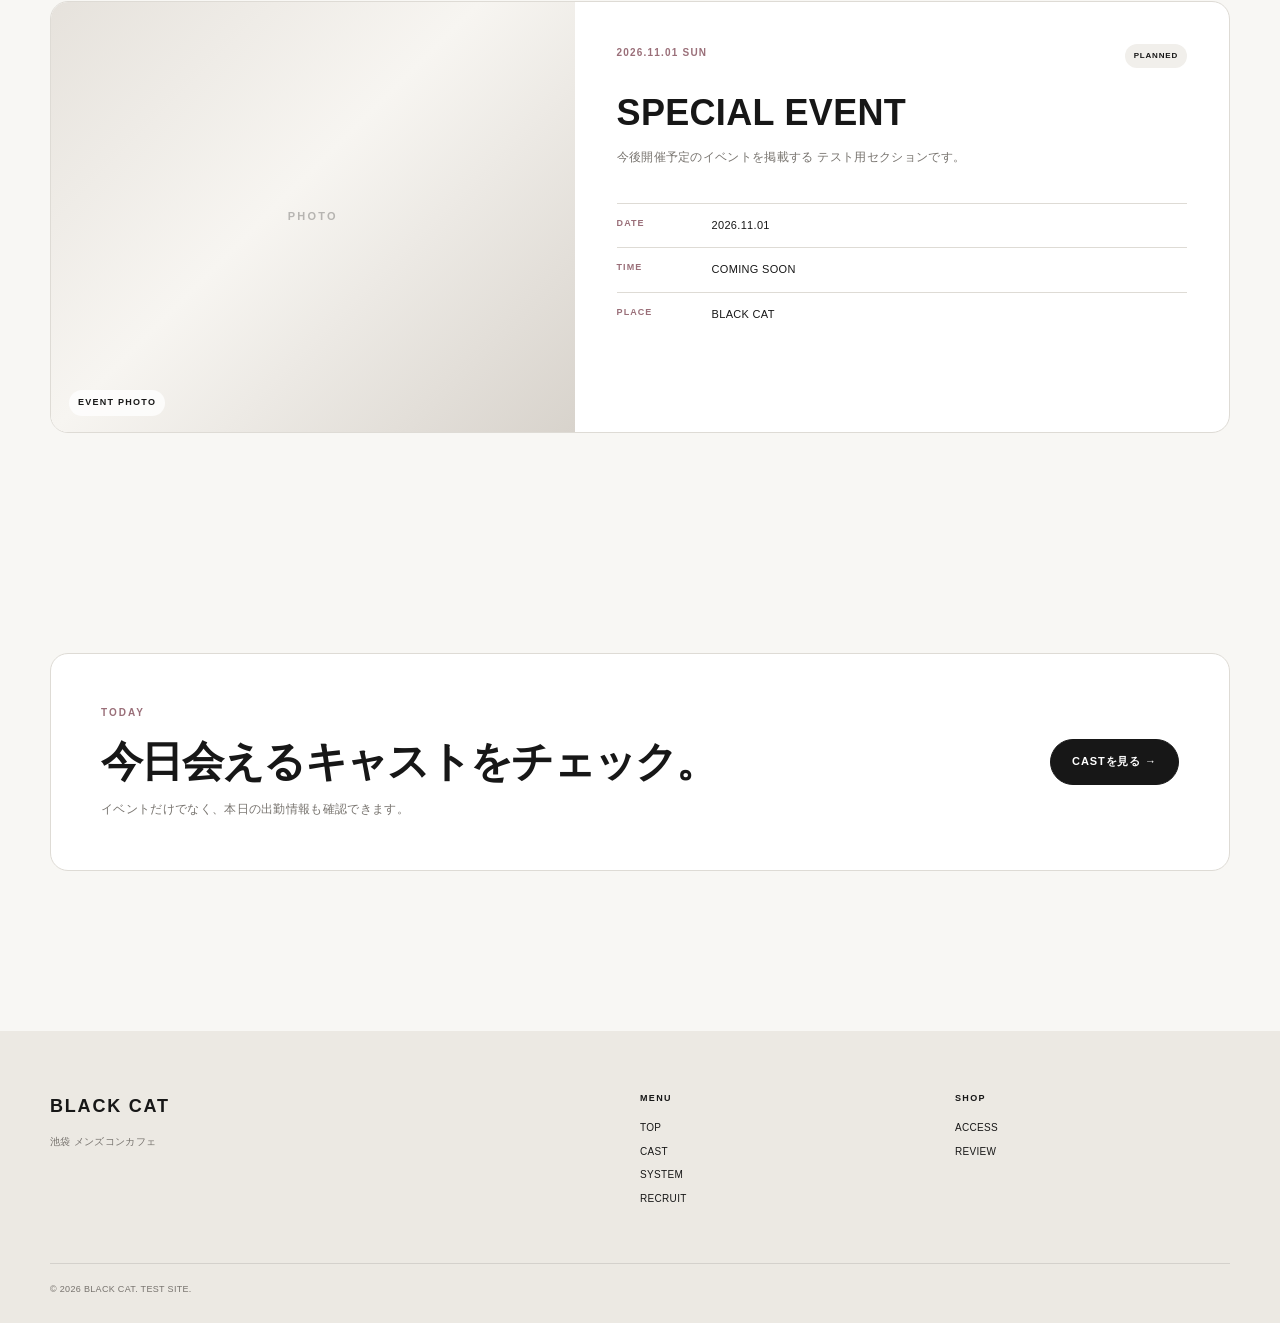
<file: event.html>
<!doctype html>
<html lang="ja">
<head>
  <meta charset="utf-8">
  <meta name="viewport" content="width=device-width, initial-scale=1">

  <title>イベント｜ブラックキャット｜池袋 メンズコンカフェ</title>

  <meta
    name="description"
    content="池袋メンズコンカフェ ブラックキャットのイベント情報。期間限定イベントやキャンペーンをご案内します。"
  >

  <meta property="og:title" content="イベント｜ブラックキャット">
  <meta
    property="og:description"
    content="ブラックキャットのイベント情報をご案内します。"
  >
  <meta property="og:type" content="website">

  <link rel="stylesheet" href="style.css">
</head>

<body>

<a class="skip-link" href="#main">本文へ移動</a>

<header class="site-header">
  <div class="container header-inner">

    <a class="brand" href="index.html">
      <span class="brand-mark">BC</span>
      <span>BLACK CAT</span>
    </a>

    <nav class="nav" aria-label="メインナビゲーション">
      <a href="index.html">TOP</a>
      <a href="cast.html">CAST</a>
      <a href="system.html">SYSTEM</a>
      <a href="event.html" aria-current="page">EVENT</a>
      <a href="recruit.html">RECRUIT</a>
      <a href="access.html">ACCESS</a>
    </nav>

    <button
      class="menu-btn"
      aria-label="メニューを開く"
      aria-expanded="false">
      ☰
    </button>

  </div>
</header>


<main id="main">

  <section class="page-hero">
    <div class="container">

      <p class="eyebrow">
        BLACK CAT / EVENT
      </p>

      <h1>
        EVENT
      </h1>

      <p class="page-lead">
        ブラックキャットで開催される
        期間限定イベントやキャンペーンをご紹介します。
      </p>

    </div>
  </section>


  <section class="section section-small">

    <div class="container">

      <div class="notice">

        <span class="notice-label">
          TEST INFORMATION
        </span>

        <p>
          現在表示しているイベントはテスト用の仮データです。
          本番公開時には実際のイベント情報へ差し替えてください。
        </p>

      </div>

    </div>

  </section>


  <section class="section section-topless">

    <div class="container">

      <div class="event-list">


        <article class="event-large">

          <div class="event-large-photo photo">
            <span class="photo-label">
              EVENT PHOTO
            </span>
          </div>

          <div class="event-large-body">

            <div class="event-large-meta">

              <span class="event-date">
                2026.10.10 SAT
              </span>

              <span class="event-status">
                UPCOMING
              </span>

            </div>

            <h2>
              BLACK CAT NIGHT
            </h2>

            <p>
              テスト掲載です。
              限定衣装や期間限定の企画など、
              店舗独自のイベント情報を掲載できます。
            </p>

            <dl class="event-detail">

              <div>
                <dt>DATE</dt>
                <dd>2026.10.10</dd>
              </div>

              <div>
                <dt>TIME</dt>
                <dd>18:00〜翌5:00</dd>
              </div>

              <div>
                <dt>PLACE</dt>
                <dd>BLACK CAT</dd>
              </div>

            </dl>

          </div>

        </article>


        <article class="event-large">

          <div class="event-large-photo photo">
            <span class="photo-label">
              EVENT PHOTO
            </span>
          </div>

          <div class="event-large-body">

            <div class="event-large-meta">

              <span class="event-date">
                2026.10.25 SUN
              </span>

              <span class="event-status">
                UPCOMING
              </span>

            </div>

            <h2>
              NEW CAST WEEK
            </h2>

            <p>
              テスト掲載です。
              新人キャストの紹介や期間限定企画などを
              掲載するためのスペースです。
            </p>

            <dl class="event-detail">

              <div>
                <dt>DATE</dt>
                <dd>2026.10.25</dd>
              </div>

              <div>
                <dt>TIME</dt>
                <dd>営業時間内</dd>
              </div>

              <div>
                <dt>PLACE</dt>
                <dd>BLACK CAT</dd>
              </div>

            </dl>

          </div>

        </article>


        <article class="event-large">

          <div class="event-large-photo photo">
            <span class="photo-label">
              EVENT PHOTO
            </span>
          </div>

          <div class="event-large-body">

            <div class="event-large-meta">

              <span class="event-date">
                2026.11.01 SUN
              </span>

              <span class="event-status">
                PLANNED
              </span>

            </div>

            <h2>
              SPECIAL EVENT
            </h2>

            <p>
              今後開催予定のイベントを掲載する
              テスト用セクションです。
            </p>

            <dl class="event-detail">

              <div>
                <dt>DATE</dt>
                <dd>2026.11.01</dd>
              </div>

              <div>
                <dt>TIME</dt>
                <dd>COMING SOON</dd>
              </div>

              <div>
                <dt>PLACE</dt>
                <dd>BLACK CAT</dd>
              </div>

            </dl>

          </div>

        </article>


      </div>

    </div>

  </section>


  <section class="section">

    <div class="container">

      <div class="cta">

        <div>

          <p class="eyebrow">
            TODAY
          </p>

          <h2>
            今日会えるキャストをチェック。
          </h2>

          <p>
            イベントだけでなく、本日の出勤情報も確認できます。
          </p>

        </div>

        <a
          class="btn btn-primary"
          href="cast.html">
          CASTを見る →
        </a>

      </div>

    </div>

  </section>

</main>


<footer class="site-footer">

  <div class="container footer-grid">

    <div>

      <div class="footer-brand">
        BLACK CAT
      </div>

      <p>
        池袋 メンズコンカフェ
      </p>

    </div>

    <div>

      <h3>MENU</h3>

      <a href="index.html">TOP</a>
      <a href="cast.html">CAST</a>
      <a href="system.html">SYSTEM</a>
      <a href="recruit.html">RECRUIT</a>

    </div>

    <div>

      <h3>SHOP</h3>

      <a href="access.html">ACCESS</a>
      <a href="index.html#review">REVIEW</a>

    </div>

  </div>

  <div class="container copyright">
    © <span data-year></span> BLACK CAT. TEST SITE.
  </div>

</footer>


<script src="script.js"></script>

</body>
</html>
</file>
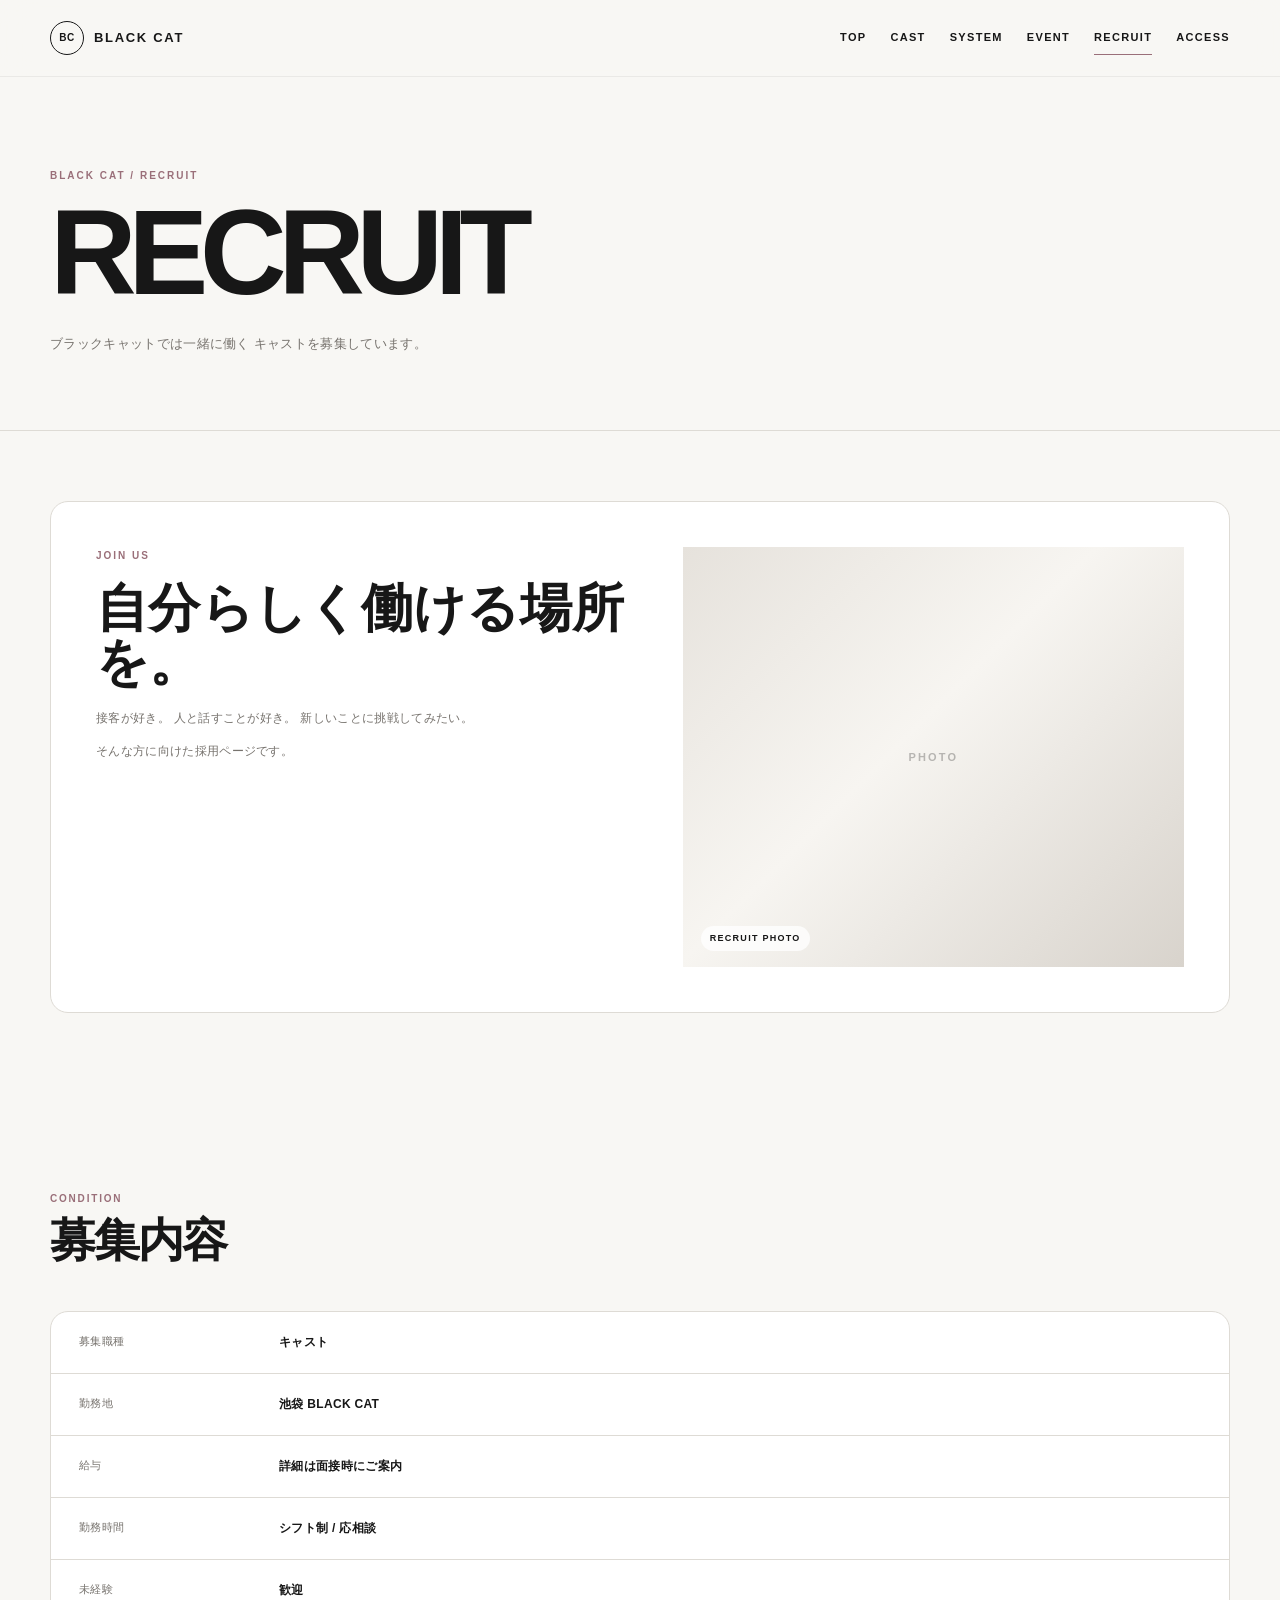
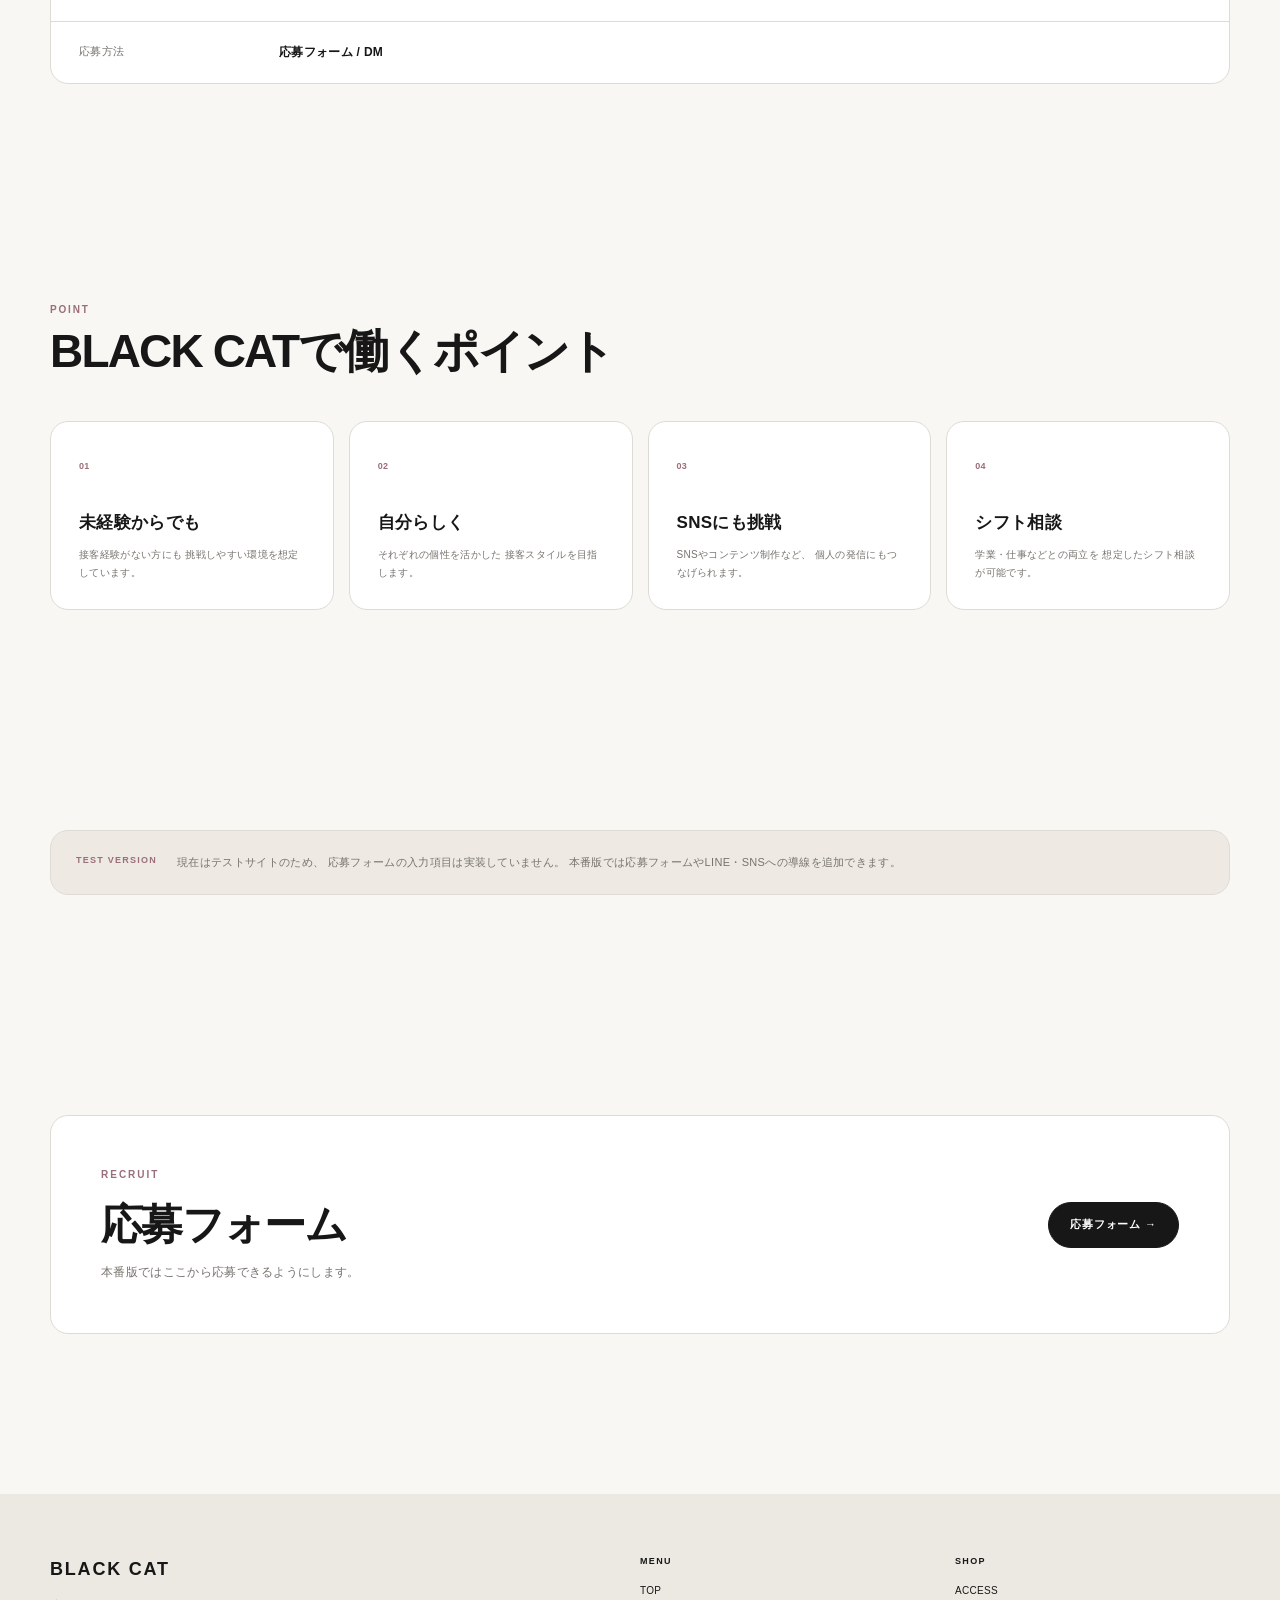
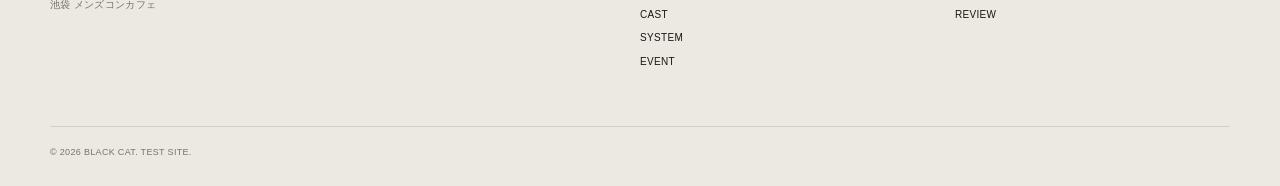
<file: recruit.html>
<!doctype html>
<html lang="ja">
<head>
  <meta charset="utf-8">
  <meta name="viewport" content="width=device-width, initial-scale=1">

  <title>求人・キャスト募集｜ブラックキャット｜池袋 メンズコンカフェ</title>

  <meta
    name="description"
    content="池袋メンズコンカフェ ブラックキャットの求人情報。キャスト募集、待遇、応募方法などをご案内します。"
  >

  <meta property="og:title" content="求人・キャスト募集｜ブラックキャット">
  <meta
    property="og:description"
    content="ブラックキャットのキャスト求人情報をご案内します。"
  >
  <meta property="og:type" content="website">

  <link rel="stylesheet" href="style.css">
</head>

<body>

<a class="skip-link" href="#main">本文へ移動</a>


<header class="site-header">

  <div class="container header-inner">

    <a class="brand" href="index.html">
      <span class="brand-mark">BC</span>
      <span>BLACK CAT</span>
    </a>

    <nav class="nav" aria-label="メインナビゲーション">
      <a href="index.html">TOP</a>
      <a href="cast.html">CAST</a>
      <a href="system.html">SYSTEM</a>
      <a href="event.html">EVENT</a>
      <a href="recruit.html" aria-current="page">RECRUIT</a>
      <a href="access.html">ACCESS</a>
    </nav>

    <button
      class="menu-btn"
      aria-label="メニューを開く"
      aria-expanded="false">
      ☰
    </button>

  </div>

</header>


<main id="main">


  <section class="page-hero">

    <div class="container">

      <p class="eyebrow">
        BLACK CAT / RECRUIT
      </p>

      <h1>
        RECRUIT
      </h1>

      <p class="page-lead">
        ブラックキャットでは一緒に働く
        キャストを募集しています。
      </p>

    </div>

  </section>


  <section class="section section-small">

    <div class="container">

      <div class="recruit-hero">

        <div>

          <p class="eyebrow">
            JOIN US
          </p>

          <h2>
            自分らしく働ける場所を。
          </h2>

          <p>
            接客が好き。
            人と話すことが好き。
            新しいことに挑戦してみたい。
          </p>

          <p>
            そんな方に向けた採用ページです。
          </p>

        </div>

        <div class="photo recruit-photo">
          <span class="photo-label">
            RECRUIT PHOTO
          </span>
        </div>

      </div>

    </div>

  </section>


  <section class="section">

    <div class="container">

      <div class="section-head">

        <div>

          <h2 class="section-title">
            <small>CONDITION</small>
            募集内容
          </h2>

        </div>

      </div>


      <div class="recruit-table">

        <div class="recruit-row">

          <span>
            募集職種
          </span>

          <strong>
            キャスト
          </strong>

        </div>

        <div class="recruit-row">

          <span>
            勤務地
          </span>

          <strong>
            池袋 BLACK CAT
          </strong>

        </div>

        <div class="recruit-row">

          <span>
            給与
          </span>

          <strong>
            詳細は面接時にご案内
          </strong>

        </div>

        <div class="recruit-row">

          <span>
            勤務時間
          </span>

          <strong>
            シフト制 / 応相談
          </strong>

        </div>

        <div class="recruit-row">

          <span>
            未経験
          </span>

          <strong>
            歓迎
          </strong>

        </div>

        <div class="recruit-row">

          <span>
            応募方法
          </span>

          <strong>
            応募フォーム / DM
          </strong>

        </div>

      </div>

    </div>

  </section>


  <section class="section">

    <div class="container">

      <div class="section-head">

        <div>

          <h2 class="section-title">
            <small>POINT</small>
            BLACK CATで働くポイント
          </h2>

        </div>

      </div>


      <div class="point-grid">

        <article class="point-card">

          <span>
            01
          </span>

          <h3>
            未経験からでも
          </h3>

          <p>
            接客経験がない方にも
            挑戦しやすい環境を想定しています。
          </p>

        </article>


        <article class="point-card">

          <span>
            02
          </span>

          <h3>
            自分らしく
          </h3>

          <p>
            それぞれの個性を活かした
            接客スタイルを目指します。
          </p>

        </article>


        <article class="point-card">

          <span>
            03
          </span>

          <h3>
            SNSにも挑戦
          </h3>

          <p>
            SNSやコンテンツ制作など、
            個人の発信にもつなげられます。
          </p>

        </article>


        <article class="point-card">

          <span>
            04
          </span>

          <h3>
            シフト相談
          </h3>

          <p>
            学業・仕事などとの両立を
            想定したシフト相談が可能です。
          </p>

        </article>

      </div>

    </div>

  </section>


  <section class="section">

    <div class="container">

      <div class="notice">

        <span class="notice-label">
          TEST VERSION
        </span>

        <p>
          現在はテストサイトのため、
          応募フォームの入力項目は実装していません。
          本番版では応募フォームやLINE・SNSへの導線を追加できます。
        </p>

      </div>

    </div>

  </section>


  <section class="section">

    <div class="container">

      <div class="cta">

        <div>

          <p class="eyebrow">
            RECRUIT
          </p>

          <h2>
            応募フォーム
          </h2>

          <p>
            本番版ではここから応募できるようにします。
          </p>

        </div>

        <a
          class="btn btn-primary"
          href="#"
          onclick="return false;">
          応募フォーム →
        </a>

      </div>

    </div>

  </section>


</main>


<footer class="site-footer">

  <div class="container footer-grid">

    <div>

      <div class="footer-brand">
        BLACK CAT
      </div>

      <p>
        池袋 メンズコンカフェ
      </p>

    </div>

    <div>

      <h3>MENU</h3>

      <a href="index.html">TOP</a>
      <a href="cast.html">CAST</a>
      <a href="system.html">SYSTEM</a>
      <a href="event.html">EVENT</a>

    </div>

    <div>

      <h3>SHOP</h3>

      <a href="access.html">ACCESS</a>
      <a href="index.html#review">REVIEW</a>

    </div>

  </div>

  <div class="container copyright">
    © <span data-year></span> BLACK CAT. TEST SITE.
  </div>

</footer>


<script src="script.js"></script>

</body>
</html>
</file>
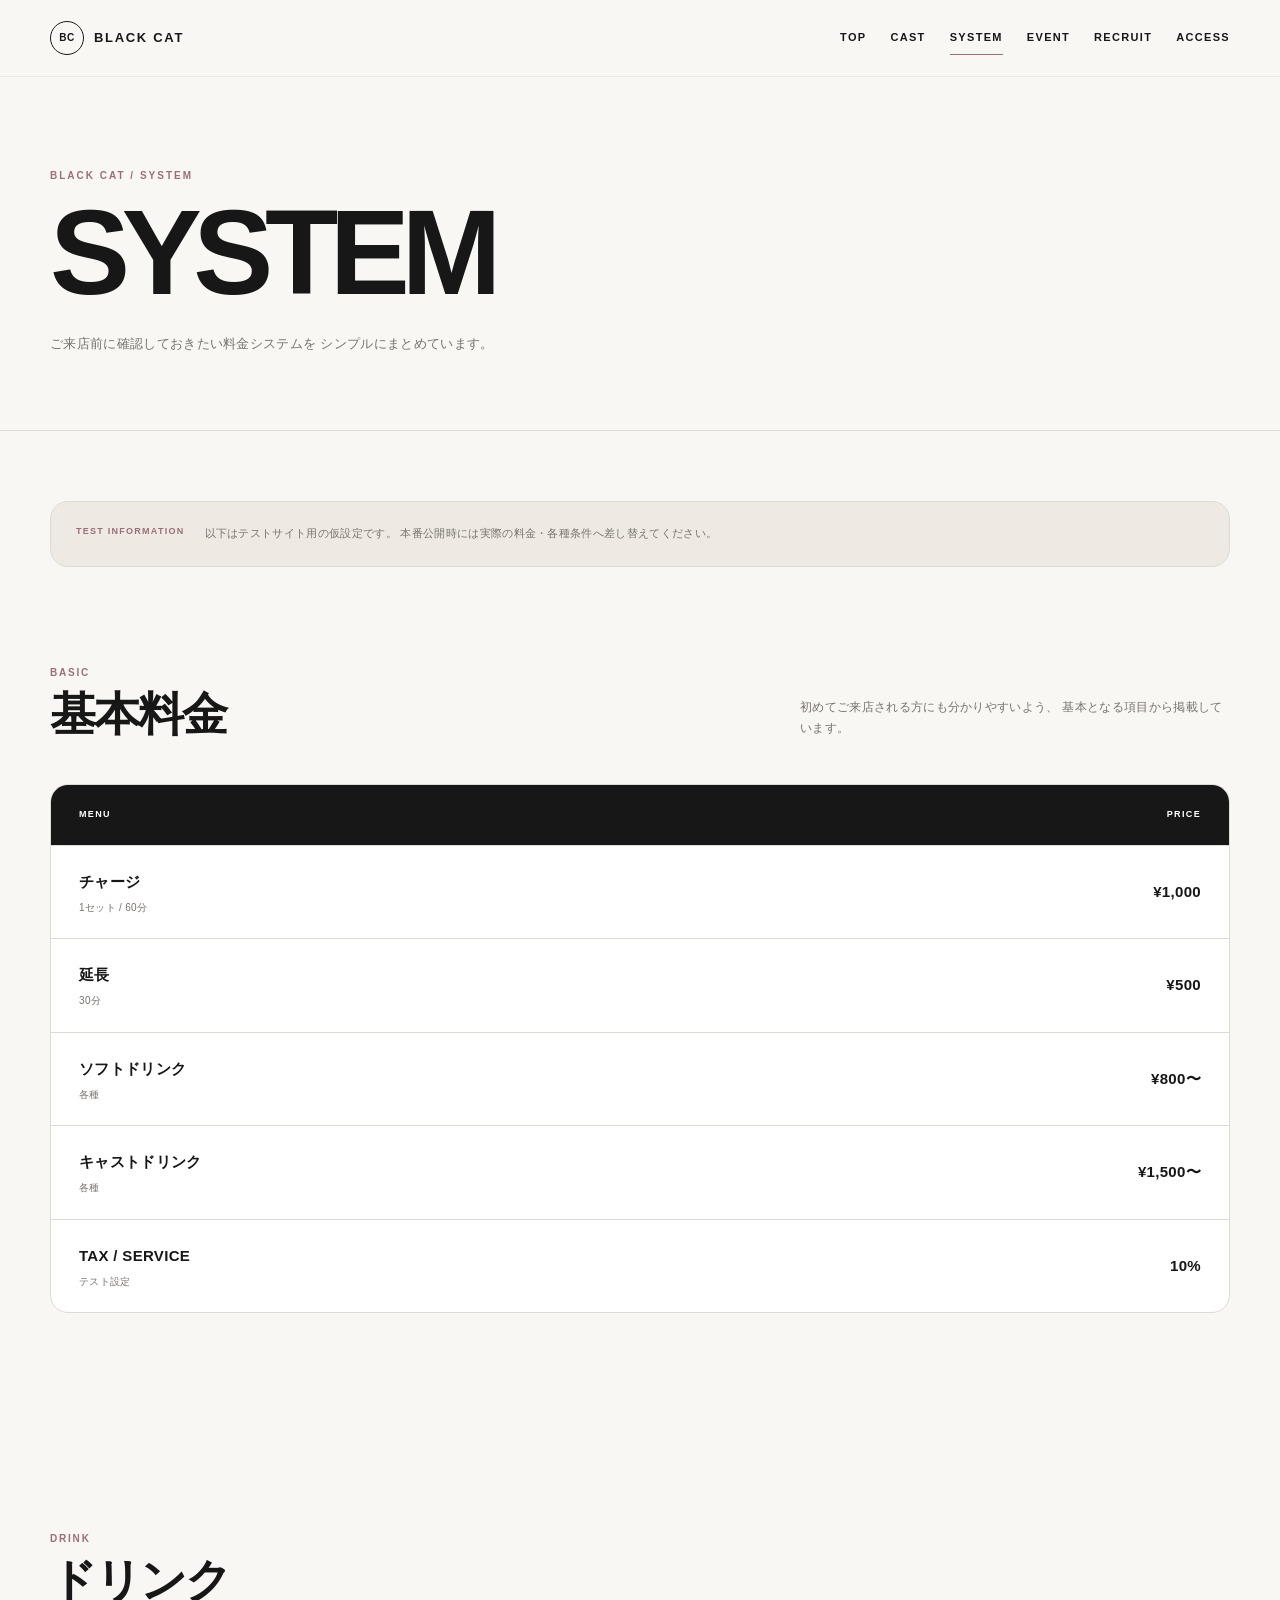
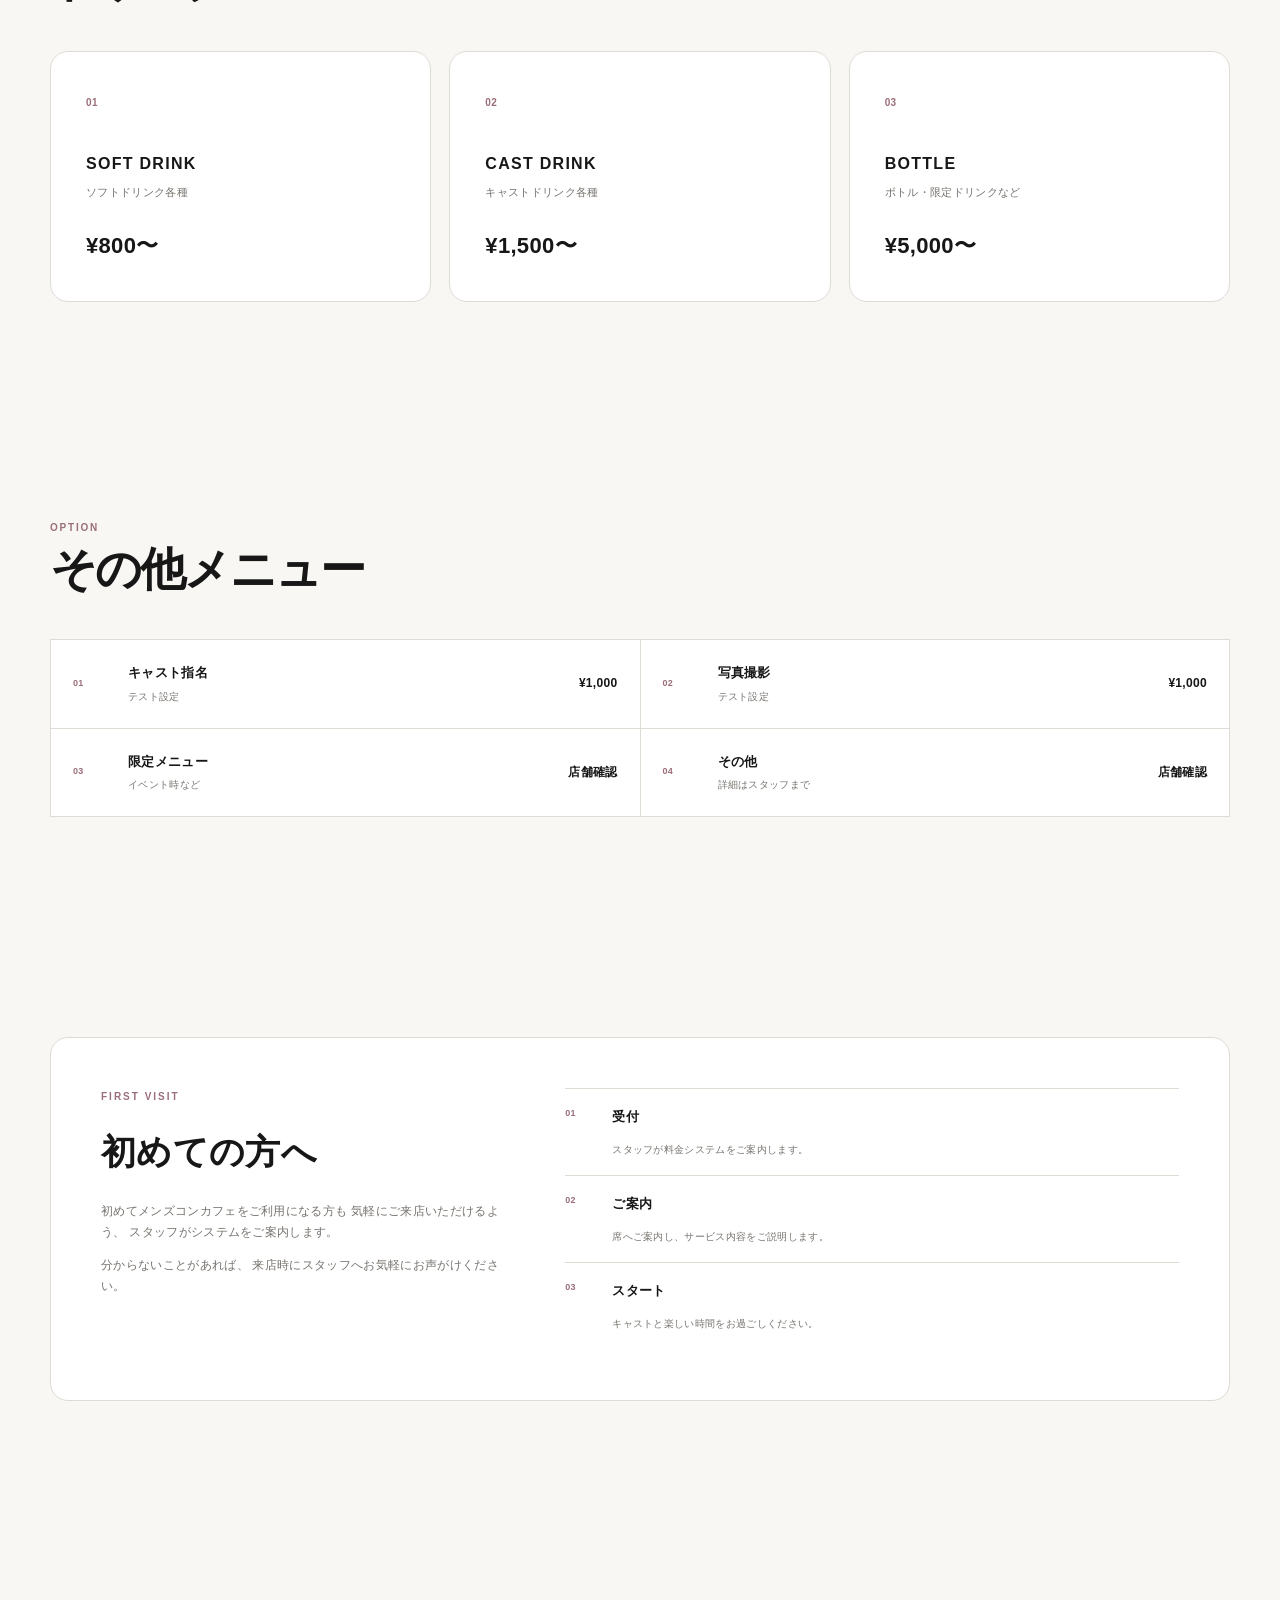
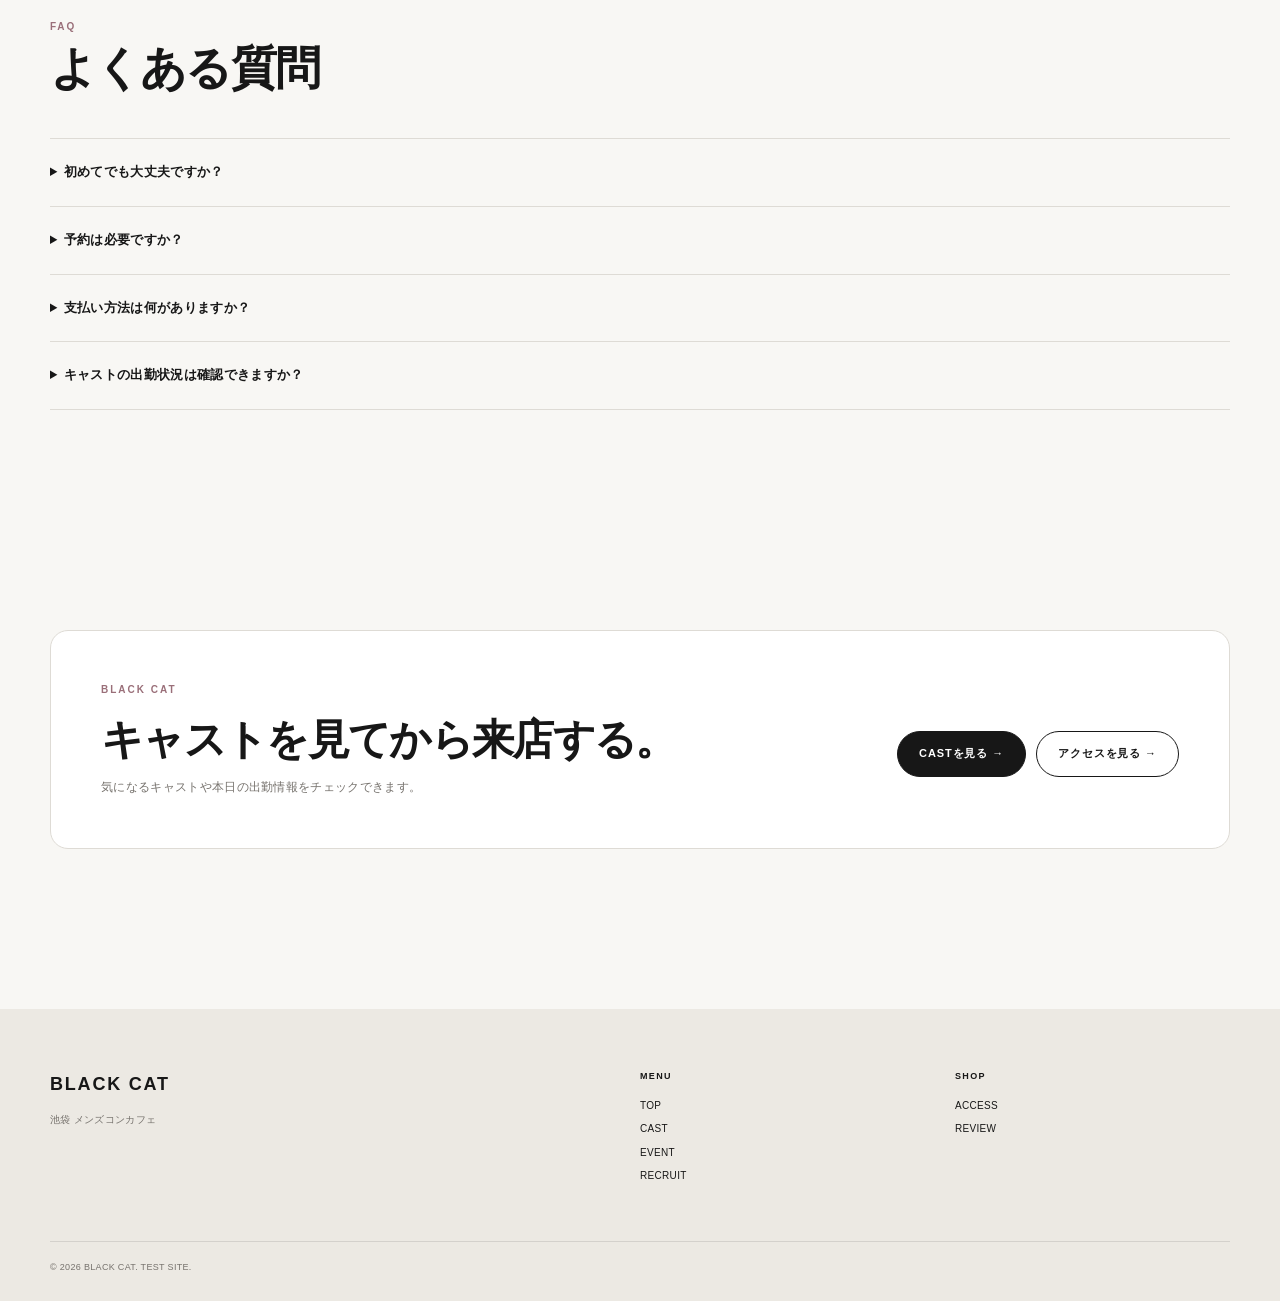
<file: system.html>
<!doctype html>
<html lang="ja">
<head>
  <meta charset="utf-8">
  <meta name="viewport" content="width=device-width, initial-scale=1">

  <title>料金システム｜ブラックキャット｜池袋 メンズコンカフェ</title>

  <meta
    name="description"
    content="池袋メンズコンカフェ ブラックキャットの料金システム。チャージ、ドリンク、その他料金についてご案内します。"
  >

  <meta property="og:title" content="料金システム｜ブラックキャット">
  <meta
    property="og:description"
    content="ブラックキャットの料金システムをご案内します。"
  >
  <meta property="og:type" content="website">

  <link rel="stylesheet" href="style.css">
</head>

<body>

<a class="skip-link" href="#main">本文へ移動</a>


<!-- HEADER -->
<header class="site-header">

  <div class="container header-inner">

    <a class="brand" href="index.html">
      <span class="brand-mark">BC</span>
      <span>BLACK CAT</span>
    </a>

    <nav class="nav" aria-label="メインナビゲーション">

      <a href="index.html">TOP</a>
      <a href="cast.html">CAST</a>
      <a href="system.html" aria-current="page">SYSTEM</a>
      <a href="event.html">EVENT</a>
      <a href="recruit.html">RECRUIT</a>
      <a href="access.html">ACCESS</a>

    </nav>

    <button
      class="menu-btn"
      aria-label="メニューを開く"
      aria-expanded="false">
      ☰
    </button>

  </div>

</header>


<main id="main">


  <!-- PAGE HERO -->
  <section class="page-hero">

    <div class="container">

      <p class="eyebrow">
        BLACK CAT / SYSTEM
      </p>

      <h1>
        SYSTEM
      </h1>

      <p class="page-lead">
        ご来店前に確認しておきたい料金システムを
        シンプルにまとめています。
      </p>

    </div>

  </section>


  <!-- NOTICE -->
  <section class="section section-small">

    <div class="container">

      <div class="notice">

        <span class="notice-label">
          TEST INFORMATION
        </span>

        <p>
          以下はテストサイト用の仮設定です。
          本番公開時には実際の料金・各種条件へ差し替えてください。
        </p>

      </div>

    </div>

  </section>


  <!-- BASIC SYSTEM -->
  <section class="section section-topless">

    <div class="container">

      <div class="section-head">

        <div>

          <h2 class="section-title">

            <small>BASIC</small>

            基本料金

          </h2>

        </div>

        <p class="section-lead">
          初めてご来店される方にも分かりやすいよう、
          基本となる項目から掲載しています。
        </p>

      </div>


      <div class="price-table">


        <div class="price-row price-row-head">

          <span>
            MENU
          </span>

          <span>
            PRICE
          </span>

        </div>


        <div class="price-row">

          <div>

            <strong>
              チャージ
            </strong>

            <small>
              1セット / 60分
            </small>

          </div>

          <strong>
            ¥1,000
          </strong>

        </div>


        <div class="price-row">

          <div>

            <strong>
              延長
            </strong>

            <small>
              30分
            </small>

          </div>

          <strong>
            ¥500
          </strong>

        </div>


        <div class="price-row">

          <div>

            <strong>
              ソフトドリンク
            </strong>

            <small>
              各種
            </small>

          </div>

          <strong>
            ¥800〜
          </strong>

        </div>


        <div class="price-row">

          <div>

            <strong>
              キャストドリンク
            </strong>

            <small>
              各種
            </small>

          </div>

          <strong>
            ¥1,500〜
          </strong>

        </div>


        <div class="price-row">

          <div>

            <strong>
              TAX / SERVICE
            </strong>

            <small>
              テスト設定
            </small>

          </div>

          <strong>
            10%
          </strong>

        </div>


      </div>

    </div>

  </section>


  <!-- DRINK -->
  <section class="section">

    <div class="container">

      <div class="section-head">

        <div>

          <h2 class="section-title">

            <small>DRINK</small>

            ドリンク

          </h2>

        </div>

      </div>


      <div class="price-cards">


        <article class="price-card">

          <span class="price-card-number">
            01
          </span>

          <h3>
            SOFT DRINK
          </h3>

          <p>
            ソフトドリンク各種
          </p>

          <strong>
            ¥800〜
          </strong>

        </article>


        <article class="price-card">

          <span class="price-card-number">
            02
          </span>

          <h3>
            CAST DRINK
          </h3>

          <p>
            キャストドリンク各種
          </p>

          <strong>
            ¥1,500〜
          </strong>

        </article>


        <article class="price-card">

          <span class="price-card-number">
            03
          </span>

          <h3>
            BOTTLE
          </h3>

          <p>
            ボトル・限定ドリンクなど
          </p>

          <strong>
            ¥5,000〜
          </strong>

        </article>


      </div>

    </div>

  </section>


  <!-- OPTION -->
  <section class="section">

    <div class="container">

      <div class="section-head">

        <div>

          <h2 class="section-title">

            <small>OPTION</small>

            その他メニュー

          </h2>

        </div>

      </div>


      <div class="option-grid">


        <div class="option-item">

          <span>
            01
          </span>

          <div>

            <h3>
              キャスト指名
            </h3>

            <p>
              テスト設定
            </p>

          </div>

          <strong>
            ¥1,000
          </strong>

        </div>


        <div class="option-item">

          <span>
            02
          </span>

          <div>

            <h3>
              写真撮影
            </h3>

            <p>
              テスト設定
            </p>

          </div>

          <strong>
            ¥1,000
          </strong>

        </div>


        <div class="option-item">

          <span>
            03
          </span>

          <div>

            <h3>
              限定メニュー
            </h3>

            <p>
              イベント時など
            </p>

          </div>

          <strong>
            店舗確認

          </strong>

        </div>


        <div class="option-item">

          <span>
            04
          </span>

          <div>

            <h3>
              その他
            </h3>

            <p>
              詳細はスタッフまで
            </p>

          </div>

          <strong>
            店舗確認
          </strong>

        </div>


      </div>

    </div>

  </section>


  <!-- FIRST VISIT -->
  <section class="section">

    <div class="container">

      <div class="split-card">

        <div>

          <p class="eyebrow">
            FIRST VISIT
          </p>

          <h2>
            初めての方へ
          </h2>

          <p>
            初めてメンズコンカフェをご利用になる方も
            気軽にご来店いただけるよう、
            スタッフがシステムをご案内します。
          </p>

          <p>
            分からないことがあれば、
            来店時にスタッフへお気軽にお声がけください。
          </p>

        </div>


        <div class="first-visit-list">

          <div>
            <span>01</span>
            <strong>受付</strong>
            <p>スタッフが料金システムをご案内します。</p>
          </div>

          <div>
            <span>02</span>
            <strong>ご案内</strong>
            <p>席へご案内し、サービス内容をご説明します。</p>
          </div>

          <div>
            <span>03</span>
            <strong>スタート</strong>
            <p>キャストと楽しい時間をお過ごしください。</p>
          </div>

        </div>

      </div>

    </div>

  </section>


  <!-- FAQ -->
  <section class="section">

    <div class="container">

      <div class="section-head">

        <div>

          <h2 class="section-title">

            <small>FAQ</small>

            よくある質問

          </h2>

        </div>

      </div>


      <div class="faq-list">


        <details>

          <summary>
            初めてでも大丈夫ですか？
          </summary>

          <p>
            もちろん大丈夫です。
            ご来店時にスタッフがシステムをご案内します。
          </p>

        </details>


        <details>

          <summary>
            予約は必要ですか？
          </summary>

          <p>
            テストサイトでは仮設定です。
            本番公開時に予約方法をご案内します。
          </p>

        </details>


        <details>

          <summary>
            支払い方法は何がありますか？
          </summary>

          <p>
            テストサイトでは仮設定です。
            実際の対応方法へ差し替えてください。
          </p>

        </details>


        <details>

          <summary>
            キャストの出勤状況は確認できますか？
          </summary>

          <p>
            TOPページとCASTページに
            本日の出勤情報を掲載する予定です。
          </p>

        </details>


      </div>

    </div>

  </section>


  <!-- CTA -->
  <section class="section">

    <div class="container">

      <div class="cta">

        <div>

          <p class="eyebrow">
            BLACK CAT
          </p>

          <h2>
            キャストを見てから来店する。
          </h2>

          <p>
            気になるキャストや本日の出勤情報をチェックできます。
          </p>

        </div>

        <div class="cta-actions">

          <a
            class="btn btn-primary"
            href="cast.html">
            CASTを見る →
          </a>

          <a
            class="btn"
            href="access.html">
            アクセスを見る →
          </a>

        </div>

      </div>

    </div>

  </section>


</main>


<!-- FOOTER -->
<footer class="site-footer">

  <div class="container footer-grid">

    <div>

      <div class="footer-brand">
        BLACK CAT
      </div>

      <p>
        池袋 メンズコンカフェ
      </p>

    </div>


    <div>

      <h3>MENU</h3>

      <a href="index.html">TOP</a>
      <a href="cast.html">CAST</a>
      <a href="event.html">EVENT</a>
      <a href="recruit.html">RECRUIT</a>

    </div>


    <div>

      <h3>SHOP</h3>

      <a href="access.html">ACCESS</a>
      <a href="index.html#review">REVIEW</a>

    </div>

  </div>


  <div class="container copyright">

    © <span data-year></span>
    BLACK CAT. TEST SITE.

  </div>

</footer>


<script src="script.js"></script>

</body>
</html>
</file>
<file: style.css>
:root {
  --bg: #f8f7f4;
  --surface: #ffffff;
  --surface-soft: #f1efeb;
  --text: #171717;
  --muted: #77736e;
  --line: #dedbd5;
  --accent: #9a6f79;
  --accent-dark: #76515b;
  --max: 1180px;
  --radius: 18px;
  --shadow: 0 14px 40px rgba(25, 20, 20, 0.07);
}

* {
  box-sizing: border-box;
}

html {
  scroll-behavior: smooth;
}

body {
  margin: 0;
  background: var(--bg);
  color: var(--text);
  font-family:
    -apple-system,
    BlinkMacSystemFont,
    "Helvetica Neue",
    "Hiragino Kaku Gothic ProN",
    "Hiragino Sans",
    "Yu Gothic",
    YuGothic,
    sans-serif;
  line-height: 1.75;
  letter-spacing: 0.02em;
}

a {
  color: inherit;
  text-decoration: none;
}

button {
  font: inherit;
}

img {
  max-width: 100%;
  display: block;
}

.container {
  width: min(
    calc(100% - 40px),
    var(--max)
  );
  margin-inline: auto;
}


/* ACCESSIBILITY */

.skip-link {
  position: fixed;
  top: -100px;
  left: 20px;
  z-index: 9999;
  padding: 10px 16px;
  background: var(--text);
  color: white;
  border-radius: 999px;
}

.skip-link:focus {
  top: 20px;
}


/* HEADER */

.site-header {
  position: sticky;
  top: 0;
  z-index: 1000;
  background: rgba(248, 247, 244, 0.92);
  backdrop-filter: blur(16px);
  border-bottom: 1px solid rgba(0, 0, 0, 0.06);
}

.header-inner {
  min-height: 76px;
  display: flex;
  align-items: center;
  justify-content: space-between;
  gap: 24px;
}

.brand {
  display: inline-flex;
  align-items: center;
  gap: 10px;
  font-size: 13px;
  font-weight: 700;
  letter-spacing: 0.13em;
}

.brand-mark {
  display: grid;
  place-items: center;
  width: 34px;
  height: 34px;
  border: 1px solid var(--text);
  border-radius: 50%;
  font-size: 10px;
  letter-spacing: 0.05em;
}

.nav {
  display: flex;
  align-items: center;
  gap: 24px;
}

.nav a {
  position: relative;
  font-size: 11px;
  font-weight: 700;
  letter-spacing: 0.12em;
}

.nav a::after {
  content: "";
  position: absolute;
  left: 0;
  right: 0;
  bottom: -7px;
  height: 1px;
  background: var(--accent);
  transform: scaleX(0);
  transform-origin: right;
  transition: transform 0.25s ease;
}

.nav a:hover::after,
.nav a[aria-current="page"]::after {
  transform: scaleX(1);
  transform-origin: left;
}

.menu-btn {
  display: none;
  border: 0;
  background: transparent;
  cursor: pointer;
  font-size: 22px;
}


/* HERO */

.hero {
  padding: 70px 0 90px;
}

.hero-grid {
  display: grid;
  grid-template-columns: 0.82fr 1.18fr;
  gap: 70px;
  align-items: center;
}

.eyebrow {
  margin: 0 0 16px;
  color: var(--accent);
  font-size: 10px;
  font-weight: 800;
  letter-spacing: 0.2em;
}

.hero h1 {
  margin: 0;
  font-size: clamp(72px, 12vw, 150px);
  line-height: 0.82;
  letter-spacing: -0.075em;
  font-weight: 800;
}

.hero-ja {
  margin: 30px 0 0;
  font-size: 15px;
  font-weight: 700;
}

.hero-sub {
  max-width: 480px;
  margin: 16px 0 0;
  color: var(--muted);
  font-size: 13px;
}

.hero-actions,
.cta-actions {
  display: flex;
  flex-wrap: wrap;
  gap: 10px;
  margin-top: 28px;
}

.hero-media {
  min-width: 0;
}

.hero-photo {
  min-height: 580px;
}


/* PHOTO */

.photo {
  position: relative;
  min-height: 320px;
  overflow: hidden;
  background:
    linear-gradient(
      135deg,
      #e6e2dc 0%,
      #f7f5f1 45%,
      #d8d3cc 100%
    );
}

.photo::before {
  content: "PHOTO";
  position: absolute;
  inset: 0;
  display: grid;
  place-items: center;
  color: rgba(23, 23, 23, 0.28);
  font-size: 11px;
  font-weight: 700;
  letter-spacing: 0.2em;
}

.photo-label {
  position: absolute;
  left: 18px;
  bottom: 16px;
  padding: 5px 9px;
  background: rgba(255, 255, 255, 0.78);
  border-radius: 999px;
  font-size: 9px;
  font-weight: 700;
  letter-spacing: 0.14em;
}

.hero-photo::after {
  content: "";
  position: absolute;
  width: 48%;
  height: 48%;
  right: -10%;
  top: -8%;
  border: 1px solid rgba(255,255,255,0.65);
  border-radius: 50%;
}

.tall {
  min-height: 600px;
}

.landscape {
  min-height: 250px;
}


/* BUTTON */

.btn {
  display: inline-flex;
  align-items: center;
  justify-content: center;
  min-height: 46px;
  padding: 0 21px;
  border: 1px solid var(--text);
  border-radius: 999px;
  background: transparent;
  font-size: 11px;
  font-weight: 800;
  letter-spacing: 0.08em;
  transition:
    transform 0.2s ease,
    background 0.2s ease,
    color 0.2s ease;
}

.btn:hover {
  transform: translateY(-2px);
}

.btn-primary {
  background: var(--text);
  color: white;
}

.btn-soft {
  border-color: var(--line);
  background: var(--surface);
}


/* QUICK NAV */

.quick-nav {
  display: grid;
  grid-template-columns: repeat(5, 1fr);
  border-top: 1px solid var(--line);
  border-bottom: 1px solid var(--line);
}

.quick-nav a {
  min-height: 92px;
  padding: 18px;
  display: flex;
  flex-direction: column;
  justify-content: center;
  gap: 4px;
  border-right: 1px solid var(--line);
  font-size: 12px;
  font-weight: 800;
  transition: background 0.2s ease;
}

.quick-nav a:last-child {
  border-right: 0;
}

.quick-nav a:hover {
  background: var(--surface);
}

.quick-nav span {
  color: var(--accent);
  font-size: 9px;
  letter-spacing: 0.14em;
}


/* SECTIONS */

.section {
  padding: 110px 0;
}

.section-small {
  padding: 70px 0;
}

.section-topless {
  padding-top: 30px;
}

.section-head {
  display: flex;
  justify-content: space-between;
  align-items: flex-end;
  gap: 30px;
  margin-bottom: 45px;
}

.section-title {
  margin: 0;
  font-size: clamp(28px, 4vw, 46px);
  line-height: 1.1;
  letter-spacing: -0.04em;
}

.section-title small {
  display: block;
  margin-bottom: 11px;
  color: var(--accent);
  font-size: 10px;
  letter-spacing: 0.18em;
}

.section-lead {
  max-width: 430px;
  margin: 0;
  color: var(--muted);
  font-size: 12px;
}


/* INFO */

.info-grid {
  display: grid;
  grid-template-columns: 1fr 0.8fr;
  gap: 28px;
}

.info-card {
  padding: 40px;
  background: var(--surface);
  border: 1px solid var(--line);
  border-radius: var(--radius);
}

.info-card h3 {
  margin: 0 0 30px;
  font-size: 24px;
  letter-spacing: 0.04em;
}

.info-list {
  margin: 0;
}

.info-row {
  display: grid;
  grid-template-columns: 110px 1fr;
  gap: 20px;
  padding: 16px 0;
  border-top: 1px solid var(--line);
}

.info-row dt {
  color: var(--muted);
  font-size: 11px;
  font-weight: 700;
}

.info-row dd {
  margin: 0;
  font-size: 12px;
}


/* CAST */

.cards {
  display: grid;
  grid-template-columns: repeat(3, 1fr);
  gap: 22px;
}

.cast-card {
  overflow: hidden;
  background: var(--surface);
  border: 1px solid var(--line);
  border-radius: var(--radius);
  transition:
    transform 0.25s ease,
    box-shadow 0.25s ease;
}

.cast-card:hover {
  transform: translateY(-4px);
  box-shadow: var(--shadow);
}

.cast-card .photo {
  min-height: 390px;
}

.cast-card-body {
  padding: 23px;
}

.cast-card-body small,
.cast-role {
  color: var(--accent);
  font-size: 9px;
  font-weight: 800;
  letter-spacing: 0.16em;
}

.cast-card h3 {
  margin: 5px 0 12px;
  font-size: 23px;
}

.cast-card p {
  margin: 0;
  color: var(--muted);
  font-size: 11px;
}


/* CAST PAGE */

.page-hero {
  padding: 90px 0 75px;
  border-bottom: 1px solid var(--line);
}

.page-hero h1 {
  margin: 0;
  font-size: clamp(58px, 11vw, 120px);
  line-height: 0.85;
  letter-spacing: -0.07em;
}

.page-lead {
  max-width: 580px;
  margin: 30px 0 0;
  color: var(--muted);
  font-size: 13px;
}

.filter-bar {
  display: flex;
  flex-wrap: wrap;
  gap: 8px;
}

.filter-btn {
  padding: 9px 17px;
  border: 1px solid var(--line);
  border-radius: 999px;
  background: var(--surface);
  cursor: pointer;
  font-size: 10px;
  font-weight: 800;
  letter-spacing: 0.1em;
}

.filter-btn.is-active {
  background: var(--text);
  color: white;
  border-color: var(--text);
}

.cast-page-grid {
  display: grid;
  grid-template-columns: repeat(3, 1fr);
  gap: 28px;
}

.cast-profile-card {
  overflow: hidden;
  background: var(--surface);
  border: 1px solid var(--line);
  border-radius: var(--radius);
  transition:
    transform 0.25s ease,
    box-shadow 0.25s ease;
}

.cast-profile-card:hover {
  transform: translateY(-4px);
  box-shadow: var(--shadow);
}

.cast-photo {
  min-height: 450px;
}

.cast-number {
  position: absolute;
  right: 17px;
  bottom: 15px;
  color: rgba(23, 23, 23, 0.4);
  font-size: 11px;
  font-weight: 800;
  letter-spacing: 0.15em;
}

.cast-profile-body {
  padding: 25px;
}

.cast-profile-body h2 {
  margin: 5px 0 10px;
  font-size: 27px;
  line-height: 1.2;
}

.cast-copy {
  margin: 0;
  color: var(--muted);
  font-size: 11px;
}

.tag-list {
  display: flex;
  flex-wrap: wrap;
  gap: 6px;
  margin-top: 17px;
}

.tag-list span {
  padding: 4px 8px;
  background: var(--surface-soft);
  border-radius: 999px;
  font-size: 9px;
}

.cast-meta {
  display: flex;
  justify-content: space-between;
  gap: 10px;
  margin-top: 22px;
  padding-top: 16px;
  border-top: 1px solid var(--line);
  font-size: 10px;
  font-weight: 700;
}


/* ATTENDANCE */

.attendance {
  display: grid;
  gap: 0;
  background: var(--surface);
  border: 1px solid var(--line);
  border-radius: var(--radius);
  overflow: hidden;
}

.attendance-item {
  display: grid;
  grid-template-columns: 1fr auto auto;
  align-items: center;
  gap: 25px;
  padding: 20px 25px;
  border-bottom: 1px solid var(--line);
}

.attendance-item:last-child {
  border-bottom: 0;
}

.attendance-name {
  font-weight: 800;
}

.attendance-status {
  color: var(--accent);
  font-size: 10px;
  font-weight: 800;
}

.attendance-time {
  color: var(--muted);
  font-size: 11px;
}


/* EVENT */

.event-grid {
  display: grid;
  grid-template-columns: repeat(2, 1fr);
  gap: 20px;
}

.event-card {
  padding: 30px;
  background: var(--surface);
  border: 1px solid var(--line);
  border-radius: var(--radius);
}

.event-date {
  color: var(--accent);
  font-size: 10px;
  font-weight: 800;
  letter-spacing: 0.12em;
}

.event-card h3 {
  margin: 10px 0 10px;
  font-size: 24px;
}

.event-card p {
  margin: 0;
  color: var(--muted);
  font-size: 12px;
}

.event-list {
  display: grid;
  gap: 35px;
}

.event-large {
  display: grid;
  grid-template-columns: 0.8fr 1fr;
  background: var(--surface);
  border: 1px solid var(--line);
  border-radius: var(--radius);
  overflow: hidden;
}

.event-large-photo {
  min-height: 430px;
}

.event-large-body {
  padding: 42px;
}

.event-large-meta {
  display: flex;
  justify-content: space-between;
  gap: 15px;
}

.event-status {
  padding: 5px 9px;
  background: var(--surface-soft);
  border-radius: 999px;
  font-size: 8px;
  font-weight: 800;
  letter-spacing: 0.1em;
}

.event-large h2 {
  margin: 25px 0 15px;
  font-size: 36px;
  line-height: 1.1;
}

.event-large-body > p {
  color: var(--muted);
  font-size: 12px;
}

.event-detail {
  margin-top: 35px;
}

.event-detail > div {
  display: grid;
  grid-template-columns: 80px 1fr;
  gap: 15px;
  padding: 12px 0;
  border-top: 1px solid var(--line);
}

.event-detail dt {
  color: var(--accent);
  font-size: 9px;
  font-weight: 800;
  letter-spacing: 0.12em;
}

.event-detail dd {
  margin: 0;
  font-size: 11px;
}


/* GALLERY */

.gallery {
  display: grid;
  grid-template-columns: 1.2fr 1fr 1fr;
  gap: 12px;
}

.gallery .photo:first-child {
  grid-row: span 2;
  min-height: 520px;
}


/* REVIEW */

.review-list {
  display: grid;
  grid-template-columns: repeat(2, 1fr);
  gap: 20px;
}

.review {
  padding: 28px;
  background: var(--surface);
  border: 1px solid var(--line);
  border-radius: var(--radius);
}

.review-top {
  display: flex;
  justify-content: space-between;
  gap: 20px;
  font-size: 10px;
  font-weight: 800;
}

.review p {
  margin: 18px 0 0;
  color: var(--muted);
  font-size: 12px;
}


/* CTA */

.cta {
  display: flex;
  justify-content: space-between;
  align-items: center;
  gap: 30px;
  padding: 50px;
  background: var(--surface);
  border: 1px solid var(--line);
  border-radius: var(--radius);
}

.cta h2 {
  margin: 0;
  font-size: clamp(25px, 4vw, 42px);
  line-height: 1.2;
  letter-spacing: -0.04em;
}

.cta p:not(.eyebrow) {
  margin: 12px 0 0;
  color: var(--muted);
  font-size: 12px;
}


/* SYSTEM */

.notice {
  display: flex;
  align-items: flex-start;
  gap: 20px;
  padding: 22px 25px;
  background: #eeeae3;
  border: 1px solid var(--line);
  border-radius: var(--radius);
}

.notice-label {
  flex: 0 0 auto;
  color: var(--accent);
  font-size: 9px;
  font-weight: 800;
  letter-spacing: 0.14em;
}

.notice p {
  margin: 0;
  font-size: 11px;
  color: var(--muted);
}

.price-table {
  background: var(--surface);
  border: 1px solid var(--line);
  border-radius: var(--radius);
  overflow: hidden;
}

.price-row {
  display: grid;
  grid-template-columns: 1fr auto;
  gap: 20px;
  align-items: center;
  padding: 22px 28px;
  border-bottom: 1px solid var(--line);
}

.price-row:last-child {
  border-bottom: 0;
}

.price-row-head {
  background: var(--text);
  color: white;
  font-size: 9px;
  font-weight: 800;
  letter-spacing: 0.15em;
}

.price-row strong {
  font-size: 15px;
}

.price-row small {
  display: block;
  margin-top: 3px;
  color: var(--muted);
  font-size: 10px;
}

.price-row-head span {
  font-size: 9px;
}

.price-cards {
  display: grid;
  grid-template-columns: repeat(3, 1fr);
  gap: 18px;
}

.price-card {
  position: relative;
  padding: 35px;
  background: var(--surface);
  border: 1px solid var(--line);
  border-radius: var(--radius);
}

.price-card-number {
  color: var(--accent);
  font-size: 10px;
  font-weight: 800;
}

.price-card h3 {
  margin: 35px 0 5px;
  font-size: 16px;
  letter-spacing: 0.08em;
}

.price-card p {
  margin: 0 0 25px;
  color: var(--muted);
  font-size: 11px;
}

.price-card > strong {
  font-size: 22px;
}

.option-grid {
  display: grid;
  grid-template-columns: repeat(2, 1fr);
  border-top: 1px solid var(--line);
  border-left: 1px solid var(--line);
}

.option-item {
  display: grid;
  grid-template-columns: 35px 1fr auto;
  align-items: center;
  gap: 20px;
  padding: 22px;
  background: var(--surface);
  border-right: 1px solid var(--line);
  border-bottom: 1px solid var(--line);
}

.option-item > span {
  color: var(--accent);
  font-size: 9px;
  font-weight: 800;
}

.option-item h3 {
  margin: 0;
  font-size: 13px;
}

.option-item p {
  margin: 3px 0 0;
  color: var(--muted);
  font-size: 10px;
}

.option-item > strong {
  font-size: 12px;
}

.split-card {
  display: grid;
  grid-template-columns: 0.8fr 1.2fr;
  gap: 55px;
  padding: 50px;
  background: var(--surface);
  border: 1px solid var(--line);
  border-radius: var(--radius);
}

.split-card h2 {
  margin: 0 0 18px;
  font-size: 35px;
}

.split-card > div:first-child > p:not(.eyebrow) {
  color: var(--muted);
  font-size: 12px;
}

.first-visit-list {
  display: grid;
  gap: 0;
}

.first-visit-list > div {
  display: grid;
  grid-template-columns: 35px 1fr;
  gap: 12px;
  padding: 17px 0;
  border-top: 1px solid var(--line);
}

.first-visit-list span {
  color: var(--accent);
  font-size: 9px;
  font-weight: 800;
}

.first-visit-list strong {
  font-size: 13px;
}

.first-visit-list p {
  grid-column: 2;
  margin: 0;
  color: var(--muted);
  font-size: 10px;
}

.faq-list {
  border-top: 1px solid var(--line);
}

.faq-list details {
  border-bottom: 1px solid var(--line);
}

.faq-list summary {
  padding: 22px 0;
  cursor: pointer;
  font-size: 13px;
  font-weight: 800;
}

.faq-list p {
  margin: -5px 0 22px;
  color: var(--muted);
  font-size: 11px;
}


/* RECRUIT */

.recruit-hero {
  display: grid;
  grid-template-columns: 1fr 0.9fr;
  gap: 30px;
  padding: 45px;
  background: var(--surface);
  border: 1px solid var(--line);
  border-radius: var(--radius);
}

.recruit-hero h2 {
  margin: 0 0 18px;
  font-size: clamp(32px, 5vw, 52px);
  line-height: 1.05;
}

.recruit-hero p:not(.eyebrow) {
  color: var(--muted);
  font-size: 12px;
}

.recruit-photo {
  min-height: 420px;
}

.recruit-table {
  background: var(--surface);
  border: 1px solid var(--line);
  border-radius: var(--radius);
  overflow: hidden;
}

.recruit-row {
  display: grid;
  grid-template-columns: 180px 1fr;
  gap: 20px;
  padding: 20px 28px;
  border-bottom: 1px solid var(--line);
}

.recruit-row:last-child {
  border-bottom: 0;
}

.recruit-row span {
  color: var(--muted);
  font-size: 11px;
}

.recruit-row strong {
  font-size: 12px;
}

.point-grid {
  display: grid;
  grid-template-columns: repeat(4, 1fr);
  gap: 15px;
}

.point-card {
  padding: 28px;
  background: var(--surface);
  border: 1px solid var(--line);
  border-radius: var(--radius);
}

.point-card > span {
  color: var(--accent);
  font-size: 9px;
  font-weight: 800;
}

.point-card h3 {
  margin: 30px 0 8px;
  font-size: 17px;
}

.point-card p {
  margin: 0;
  color: var(--muted);
  font-size: 10px;
}


/* ACCESS */

.access-grid {
  display: grid;
  grid-template-columns: 1fr 0.85fr;
  gap: 45px;
  align-items: stretch;
}

.access-photo {
  height: 100%;
  min-height: 580px;
}

.access-info {
  padding: 40px;
  background: var(--surface);
  border: 1px solid var(--line);
  border-radius: var(--radius);
}

.access-info h2 {
  margin: 0 0 35px;
  font-size: 38px;
}

.access-steps {
  display: grid;
  grid-template-columns: repeat(3, 1fr);
  border-top: 1px solid var(--line);
  border-left: 1px solid var(--line);
}

.access-steps article {
  padding: 30px;
  background: var(--surface);
  border-right: 1px solid var(--line);
  border-bottom: 1px solid var(--line);
}

.access-steps span {
  color: var(--accent);
  font-size: 9px;
  font-weight: 800;
}

.access-steps h3 {
  margin: 25px 0 8px;
  font-size: 16px;
}

.access-steps p {
  margin: 0;
  color: var(--muted);
  font-size: 10px;
}

.map-placeholder {
  min-height: 430px;
  display: grid;
  place-items: center;
  text-align: center;
  background:
    linear-gradient(
      135deg,
      #e9e6df,
      #f5f3ef
    );
  border: 1px solid var(--line);
  border-radius: var(--radius);
}

.map-pin {
  font-size: 35px;
  color: var(--accent);
}

.map-placeholder h2 {
  margin: 5px 0;
  font-size: 35px;
  letter-spacing: 0.08em;
}

.map-placeholder p:last-child {
  max-width: 360px;
  margin-inline: auto;
  color: var(--muted);
  font-size: 11px;
}


/* FOOTER */

.site-footer {
  margin-top: 50px;
  padding: 60px 0 25px;
  background: #ece9e3;
}

.footer-grid {
  display: grid;
  grid-template-columns: 2fr 1fr 1fr;
  gap: 40px;
}

.footer-brand {
  font-size: 18px;
  font-weight: 800;
  letter-spacing: 0.1em;
}

.site-footer p {
  color: var(--muted);
  font-size: 10px;
}

.site-footer h3 {
  margin: 0 0 12px;
  font-size: 9px;
  letter-spacing: 0.15em;
}

.site-footer a {
  display: block;
  margin: 6px 0;
  font-size: 10px;
}

.copyright {
  margin-top: 50px;
  padding-top: 18px;
  border-top: 1px solid rgba(0,0,0,0.1);
  color: var(--muted);
  font-size: 9px;
}


/* RESPONSIVE */

@media (max-width: 900px) {

  .nav {
    display: none;
    position: absolute;
    top: 76px;
    left: 0;
    right: 0;
    padding: 20px;
    flex-direction: column;
    align-items: stretch;
    gap: 0;
    background: var(--bg);
    border-bottom: 1px solid var(--line);
  }

  .nav.is-open {
    display: flex;
  }

  .nav a {
    padding: 13px 5px;
    border-bottom: 1px solid var(--line);
  }

  .nav a::after {
    display: none;
  }

  .menu-btn {
    display: block;
  }

  .hero-grid,
  .info-grid,
  .access-grid,
  .recruit-hero,
  .split-card {
    grid-template-columns: 1fr;
  }

  .hero-photo {
    min-height: 430px;
  }

  .cards,
  .cast-page-grid {
    grid-template-columns: repeat(2, 1fr);
  }

  .price-cards {
    grid-template-columns: 1fr;
  }

  .point-grid {
    grid-template-columns: repeat(2, 1fr);
  }

  .gallery {
    grid-template-columns: 1fr 1fr;
  }

  .gallery .photo:first-child {
    grid-row: auto;
  }

  .event-large {
    grid-template-columns: 1fr;
  }

  .event-large-photo {
    min-height: 320px;
  }

  .access-photo {
    min-height: 430px;
  }

}


@media (max-width: 600px) {

  .container {
    width: min(
      calc(100% - 28px),
      var(--max)
    );
  }

  .header-inner {
    min-height: 68px;
  }

  .hero {
    padding: 45px 0 60px;
  }

  .hero h1 {
    font-size: 82px;
  }

  .hero-grid {
    gap: 35px;
  }

  .hero-photo {
    min-height: 390px;
  }

  .quick-nav {
    grid-template-columns: repeat(2, 1fr);
  }

  .quick-nav a {
    min-height: 75px;
  }

  .quick-nav a:nth-child(2),
  .quick-nav a:nth-child(4) {
    border-right: 0;
  }

  .quick-nav a:nth-child(5) {
    grid-column: span 2;
    border-right: 0;
  }

  .section {
    padding: 75px 0;
  }

  .section-small {
    padding: 50px 0;
  }

  .section-head {
    align-items: flex-start;
    flex-direction: column;
    gap: 18px;
  }

  .cards,
  .cast-page-grid,
  .event-grid,
  .review-list,
  .point-grid,
  .price-cards {
    grid-template-columns: 1fr;
  }

  .info-card {
    padding: 25px;
  }

  .info-row {
    grid-template-columns: 90px 1fr;
  }

  .cast-photo {
    min-height: 390px;
  }

  .attendance-item {
    grid-template-columns: 1fr auto;
    gap: 5px 15px;
  }

  .attendance-status {
    grid-column: 2;
    grid-row: 1;
  }

  .attendance-time {
    grid-column: 1 / -1;
  }

  .gallery {
    grid-template-columns: 1fr;
  }

  .gallery .photo,
  .gallery .photo:first-child {
    min-height: 300px;
  }

  .cta {
    padding: 30px;
    align-items: flex-start;
    flex-direction: column;
  }

  .cta-actions {
    width: 100%;
  }

  .cta-actions .btn {
    flex: 1;
  }

  .notice {
    flex-direction: column;
    gap: 8px;
  }

  .price-row {
    padding: 19px;
  }

  .option-grid {
    grid-template-columns: 1fr;
  }

  .split-card {
    padding: 28px;
  }

  .recruit-hero {
    padding: 28px;
  }

  .recruit-row {
    grid-template-columns: 1fr;
    gap: 4px;
  }

  .access-info {
    padding: 28px;
  }

  .access-steps {
    grid-template-columns: 1fr;
  }

  .footer-grid {
    grid-template-columns: 1fr 1fr;
  }

  .footer-grid > div:first-child {
    grid-column: span 2;
  }

}
</file>
